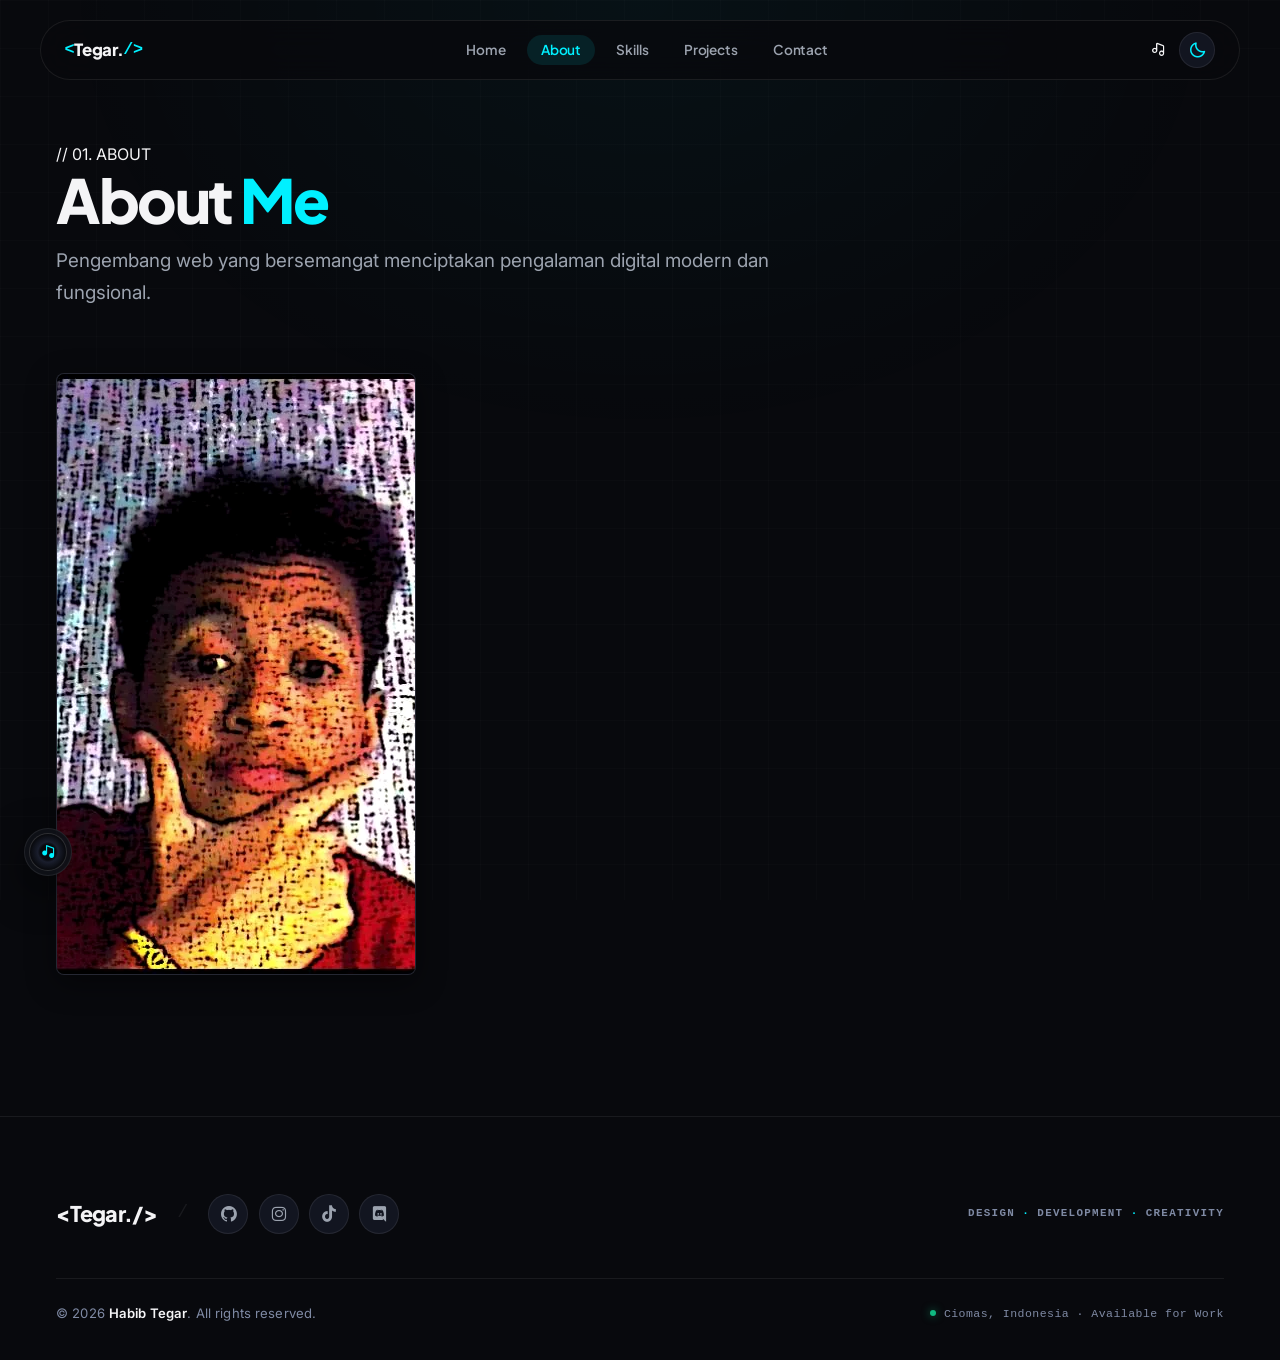
<file: about.html>
<!DOCTYPE html>
<html lang="id">
<head>
    <meta charset="UTF-8" />
    <meta name="viewport" content="width=device-width, initial-scale=1.0" />
    <meta name="description" content="Biography and profile of Habib Tegar Ramadhan, a Web Developer from Bogor, Indonesia, focused on modern frontend architecture and clean code." />
    <meta name="author" content="Habib Tegar Ramadhan" />
    <meta name="robots" content="index, follow" />
    <meta name="referrer" content="strict-origin-when-cross-origin" />
    <title>About | Habib Tegar — Web Developer</title>
    <link rel="canonical" href="https://habibtegar.github.io/profile-tegar/about.html" />
    <link rel="icon" type="image/png" sizes="32x32" href="img/icon-32.png" />
    <link rel="icon" type="image/png" sizes="192x192" href="img/icon-192.png" />
    <link rel="apple-touch-icon" href="img/icon-192.png" />
    <meta property="og:type" content="profile" />
    <meta property="og:url" content="https://habibtegar.github.io/profile-tegar/about.html" />
    <meta property="og:title" content="About | Habib Tegar — Web Developer" />
    <meta property="og:description" content="Biography and profile of Habib Tegar Ramadhan, a Web Developer from Bogor, Indonesia, focused on modern frontend architecture and clean code." />
    <meta property="og:image" content="https://habibtegar.github.io/profile-tegar/img/habib.jpeg" />
    <meta name="twitter:card" content="summary_large_image"
    <link rel="preconnect" href="https://fonts.googleapis.com" />
    <link rel="preconnect" href="https://fonts.gstatic.com" crossorigin />
    <link href="https://fonts.googleapis.com/css2?family=Inter:wght@300;400;500;600;700&family=Plus+Jakarta+Sans:wght@400;500;600;700;800&display=swap" rel="stylesheet" />
    <link href="https://unpkg.com/boxicons@2.1.4/css/boxicons.min.css" rel="stylesheet" integrity="sha384-42kyIPf7HDYLkGffmxDhSx/3Z/53wGBs3nD6wEFxsbeDc7rMO6mkYbkAcpRsnMU2" crossorigin="anonymous" />
    <link rel="stylesheet" href="css/global.css" />
    <link rel="stylesheet" href="css/about.css" />
    <link rel="stylesheet" href="css/music-player.css" />

    <!-- Prevent Theme FOUC -->
    <script>
        (function() {
            try {
                var theme = localStorage.getItem('portfolio-theme') || 'dark';
                document.documentElement.setAttribute('data-theme', theme);
            } catch (e) {}
        })();
    </script>
</head>
<body>
    <!-- ===== PRELOADER / CYBERNETIC INITIALIZATION ===== -->
    <div id="preloader" class="preloader">
        <!-- 1. Background Digital Grid & Ambient Radial Glow -->
        <div class="preloader-bg-grid"></div>
        <div class="preloader-ambient-glow"></div>

        <!-- 2. Center Cyber-Reticle / Radar Rings -->
        <div class="preloader-reticle" aria-hidden="true">
            <div class="reticle-ring outer-ring"></div>
            <div class="reticle-ring inner-ring"></div>
            <div class="reticle-cross-h"></div>
            <div class="reticle-cross-v"></div>
        </div>

        <!-- 3. Left & Right Flank Data Streams -->
        <div class="preloader-flank flank-left" aria-hidden="true">
            <div class="flank-line"></div>
            <div class="flank-dot"></div>
            <div class="flank-meta">
                <span>SYS_BOOT // v2.6</span>
                <span>NODE_01: ONLINE</span>
                <span>DATA_SYNC: ACTIVE</span>
            </div>
        </div>

        <div class="preloader-flank flank-right" aria-hidden="true">
            <div class="flank-line"></div>
            <div class="flank-dot"></div>
            <div class="flank-meta">
                <span>LAT: 12ms // ENC</span>
                <span>0x7FA9 [SECURE]</span>
                <span>SYS_CORE: OPTIMAL</span>
            </div>
        </div>

        <!-- 4. Floating Ambient Particles in Center -->
        <div class="preloader-particles" aria-hidden="true">
            <span class="particle p1"></span>
            <span class="particle p2"></span>
            <span class="particle p3"></span>
            <span class="particle p4"></span>
            <span class="particle p5"></span>
            <span class="particle p6"></span>
        </div>

        <!-- 5. Center Interactive Console Card (Perfect Center) -->
        <div class="preloader-card">
            <!-- Jajargenjang Terminal Icon Badge (>_) -->
            <div class="preloader-skew-box">
                <div class="skew-box-inner">
                    <span class="terminal-prompt">&gt;</span><span class="terminal-cursor">_</span>
                </div>
            </div>

            <!-- Cyber-Tech Monospace Bold Glowing Title -->
            <h2 class="preloader-title">INITIALIZING SYSTEM<span class="title-dots">...</span></h2>

            <!-- Futuristic Capsule Progress Bar with Spark -->
            <div class="preloader-bar-wrap">
                <div class="preloader-bar" id="preloaderBar">
                    <div class="bar-streak"></div>
                    <div class="bar-spark"></div>
                </div>
            </div>

            <!-- Meta: Status & Cyber Percentage -->
            <div class="preloader-meta">
                <span class="preloader-status" id="preloaderStatus">Configuring tech stack &amp; projects...</span>
                <span class="preloader-percent" id="preloaderPercent">0%</span>
            </div>
        </div>
    </div>

    <nav class="navbar" id="navbar">
        <a href="index.html" class="logo">
            <span class="logo-bracket">&lt; </span>Tegar.<span class="logo-bracket"> /&gt;</span>
        </a>
        <ul class="nav-links" id="navLinks">
            <li><a href="index.html" class="nav-link">Home</a></li>
            <li><a href="about.html" class="nav-link active">About</a></li>
            <li><a href="skill.html" class="nav-link">Skills</a></li>
            <li><a href="projek.html" class="nav-link">Projects</a></li>
            <li><a href="contact.html" class="nav-link">Contact</a></li>
        </ul>
        <div class="nav-actions">
            <button class="nav-music-btn" id="navMusicBtn" type="button" aria-label="Putar Musik" title="Putar Musik">
                <i class='bx bx-music' id="navMusicIcon"></i>
            </button>
            <button class="theme-toggle" id="themeToggle" type="button" aria-label="Ganti ke Light Mode" title="Ganti Mode Tema">
                <span class="theme-toggle-track">
                    <span class="theme-toggle-icon-sun" aria-hidden="true"><i class='bx bx-sun'></i></span>
                    <span class="theme-toggle-icon-moon" aria-hidden="true"><i class='bx bx-moon'></i></span>
                    <span class="theme-toggle-thumb">
                        <i class='bx bx-moon thumb-icon-moon' aria-hidden="true"></i>
                        <i class='bx bx-sun thumb-icon-sun' aria-hidden="true"></i>
                    </span>
                </span>
            </button>
            <button class="hamburger" id="hamburger" aria-label="Toggle menu" aria-expanded="false">
                <span></span><span></span><span></span>
            </button>
        </div>
        <div class="nav-overlay" id="navOverlay"></div>
    </nav>

    <section class="about-section" id="about">
        <div class="about-container">
            <div class="section-header" data-aos="fade-up">
                <span class="section-tag">// 01. ABOUT</span>
                <h1 class="section-title">About <span class="accent-text">Me</span></h1>
                <p class="section-subtitle">Pengembang web yang bersemangat menciptakan pengalaman digital modern dan fungsional.</p>
            </div>

            <div class="about-grid">
                <!-- Left Column: Photo & Stats -->
                <div class="about-left-col" data-aos="fade-up">
                    <div class="about-photo-wrapper">
                        <picture>
                            <source srcset="img/webcam-toy-photo2.webp" type="image/webp" />
                            <img src="img/webcam-toy-photo2.jpg" alt="Habib Tegar Ramadhan - Web Developer portrait" class="about-photo" width="480" height="600" loading="lazy" decoding="async" />
                        </picture>
                    </div>
                    <div class="stats-row">
                        <div class="stat-card">
                            <span class="stat-number" id="projects-done-count" data-count="3">0</span>
                            <span class="stat-label">Projects</span>
                        </div>
                        <div class="stat-card">
                            <span class="stat-number" data-count="12">0</span>
                            <span class="stat-label">Tech Stack</span>
                        </div>
                        <div class="stat-card">
                            <span class="stat-number" data-count="1">0</span>
                            <span class="stat-label">Tahun</span>
                        </div>
                    </div>
                </div>

                <!-- Right Column: Bio & Info Details -->
                <div class="about-right-col" data-aos="fade-up" data-aos-delay="100">
                    <div class="about-bio-card">
                        <div class="about-role-tag">
                            <i class='bx bx-code-alt'></i>
                            <span>Web Developer &amp; PPLG Student</span>
                        </div>
                        <h2 class="about-heading">Habib Tegar <span class="accent-text">Ramadhan</span></h2>
                        
                        <p class="about-text">
                            Saya adalah siswa jurusan Pengembangan Perangkat Lunak dan GIM (PPLG) di SMKN 1 CIOMAS yang memiliki minat mendalam di bidang web development. Saya berfokus pada perancangan antarmuka pengguna yang terstruktur rapi, responsif di semua perangkat, serta mudah digunakan.
                        </p>
                        <p class="about-text">
                            Saya terus mengasah kemampuan teknis mulai dari fundamental web (HTML, CSS, JavaScript) hingga framework modern seperti React dan backend PHP/Laravel.
                        </p>

                        <!-- Details Grid -->
                        <div class="about-details-grid">
                            <div class="detail-item">
                                <div class="detail-icon"><i class='bx bxs-user'></i></div>
                                <div class="detail-meta">
                                    <span class="detail-label">Nama Lengkap</span>
                                    <span class="detail-value">Habib Tegar Ramadhan</span>
                                </div>
                            </div>
                            <div class="detail-item">
                                <div class="detail-icon"><i class='bx bxs-school'></i></div>
                                <div class="detail-meta">
                                    <span class="detail-label">Sekolah</span>
                                    <span class="detail-value">SMKN 1 CIOMAS</span>
                                </div>
                            </div>
                            <div class="detail-item">
                                <div class="detail-icon"><i class='bx bxs-map'></i></div>
                                <div class="detail-meta">
                                    <span class="detail-label">Lokasi</span>
                                    <span class="detail-value">Ciomas, Bogor, Indonesia</span>
                                </div>
                            </div>
                            <div class="detail-item">
                                <div class="detail-icon"><i class='bx bxs-envelope'></i></div>
                                <div class="detail-meta">
                                    <span class="detail-label">Email</span>
                                    <a href="mailto:habibtegarramadhan@gmail.com" class="detail-value">habibtegarramadhan@gmail.com</a>
                                </div>
                            </div>
                        </div>

                        <!-- Skill Pills (Tech Stack Badges) -->
                        <div class="skills-pills">
                            <span class="skill-pill skill-pill-html"><i class='bx bxl-html5'></i> HTML5</span>
                            <span class="skill-pill skill-pill-css"><i class='bx bxl-css3'></i> CSS3</span>
                            <span class="skill-pill skill-pill-js"><i class='bx bxl-javascript'></i> JavaScript</span>
                            <span class="skill-pill skill-pill-react"><i class='bx bxl-react'></i> React</span>
                            <span class="skill-pill skill-pill-vite"><svg viewBox="0 0 24 24" fill="currentColor"><path d="M21.578 3.036L12.784 18.57a.9.9 0 0 1-1.568 0L2.422 3.036a.9.9 0 0 1 .784-1.343h4.632c.338 0 .647.19.799.493L12 8.79l3.363-6.604a.9.9 0 0 1 .8-.493h4.631a.9.9 0 0 1 .784 1.343z"/></svg> Vite</span>
                            <span class="skill-pill skill-pill-bootstrap"><i class='bx bxl-bootstrap'></i> Bootstrap</span>
                            <span class="skill-pill skill-pill-tailwind"><i class='bx bxl-tailwind-css'></i> Tailwind CSS</span>
                            <span class="skill-pill skill-pill-php"><i class='bx bxl-php'></i> PHP</span>
                            <span class="skill-pill skill-pill-laravel"><svg viewBox="0 0 24 24" fill="currentColor" xmlns="http://www.w3.org/2000/svg"><path d="m20.942 5.093-6.974-4.026a1.94 1.94 0 0 0-1.936 0L5.058 5.093A1.936 1.936 0 0 0 4.09 6.77v8.052c0 .694.37 1.334.968 1.677l6.974 4.026c.6.346 1.336.346 1.936 0l6.974-4.026a1.937 1.937 0 0 0 .968-1.677V6.77c0-.694-.37-1.334-.968-1.677ZM12 2.766l6.006 3.468-2.616 1.51L9.384 4.276 12 2.766Zm-1 16.968-6.006-3.468V9.702l6.006 3.468v6.564Zm1-7.72L5.994 8.546l2.616-1.51 6.006 3.468-2.616 1.51Zm7 4.252-6.006 3.468v-6.564l2.616-1.51V13.2l3.39-1.956v3.022Z"/></svg> Laravel</span>
                            <span class="skill-pill skill-pill-mysql"><i class='bx bx-data'></i> MySQL</span>
                            <span class="skill-pill skill-pill-git"><i class='bx bxl-git'></i> Git &amp; GitHub</span>
                            <span class="skill-pill skill-pill-figma"><i class='bx bxl-figma'></i> Figma</span>
                        </div>

                        <div class="about-actions">
                            <a href="projek.html" class="btn btn-primary">
                                <span>Lihat Proyek</span>
                                <i class='bx bx-right-arrow-alt'></i>
                            </a>
                            <a href="contact.html" class="btn btn-outline">
                                <span>Hubungi Saya</span>
                            </a>
                        </div>
                    </div>
                </div>
            </div>
        </div>
    </section>

    <!-- ===== FOOTER ===== -->
        <!-- ===== EDITORIAL FOOTER ===== -->
            <footer class="site-footer">
        <div class="footer-container">
            <!-- Top Editorial Row -->
            <div class="footer-top-row">
                <div class="footer-brand-wrap">
                    <a href="index.html" class="footer-brand-logo" aria-label="Habib Tegar Home">&lt;Tegar./&gt;</a>
                    <span class="footer-brand-divider" aria-hidden="true">/</span>
                    <div class="footer-social" aria-label="Social media links">
                        <a href="https://github.com/habibtegar" target="_blank" rel="noopener noreferrer" class="social-link" aria-label="GitHub" title="GitHub">
                            <i class='bx bxl-github'></i>
                        </a>
                        <a href="https://www.instagram.com/hbibtegar_" target="_blank" rel="noopener noreferrer" class="social-link" aria-label="Instagram" title="Instagram">
                            <i class='bx bxl-instagram'></i>
                        </a>
                        <a href="https://www.tiktok.com/@garrzyy_" target="_blank" rel="noopener noreferrer" class="social-link" aria-label="TikTok" title="TikTok">
                            <i class='bx bxl-tiktok'></i>
                        </a>
                        <a href="https://discord.com/users/1358819591249203414" target="_blank" rel="noopener noreferrer" class="social-link" aria-label="Discord" title="Discord">
                            <i class='bx bxl-discord'></i>
                        </a>
                    </div>
                </div>

                <span class="footer-editorial-tag">DESIGN <span class="tag-sep">·</span> DEVELOPMENT <span class="tag-sep">·</span> CREATIVITY</span>
            </div>

            <!-- Bottom Hairline Meta Row -->
            <div class="footer-bottom-row">
                <p class="footer-copyright">
                    &copy; 2026 <span class="accent-author">Habib Tegar</span>. All rights reserved.
                </p>
                <div class="footer-status-pill">
                    <span class="status-indicator"></span>
                    <span class="status-text">Ciomas, Indonesia &middot; Available for Work</span>
                </div>
            </div>
        </div>
    </footer>

    <!-- Floating Back to Top Button -->
    <button type="button" class="floating-btt" id="floatingBackToTop" aria-label="Back to top" title="Back to top">
        <i class='bx bx-up-arrow-alt'></i>
    </button>

    <script src="js/projects-data.js"></script>
    <script src="js/main.js"></script>
    <script src="js/music-player.js"></script>
</body>
</html>
</file>
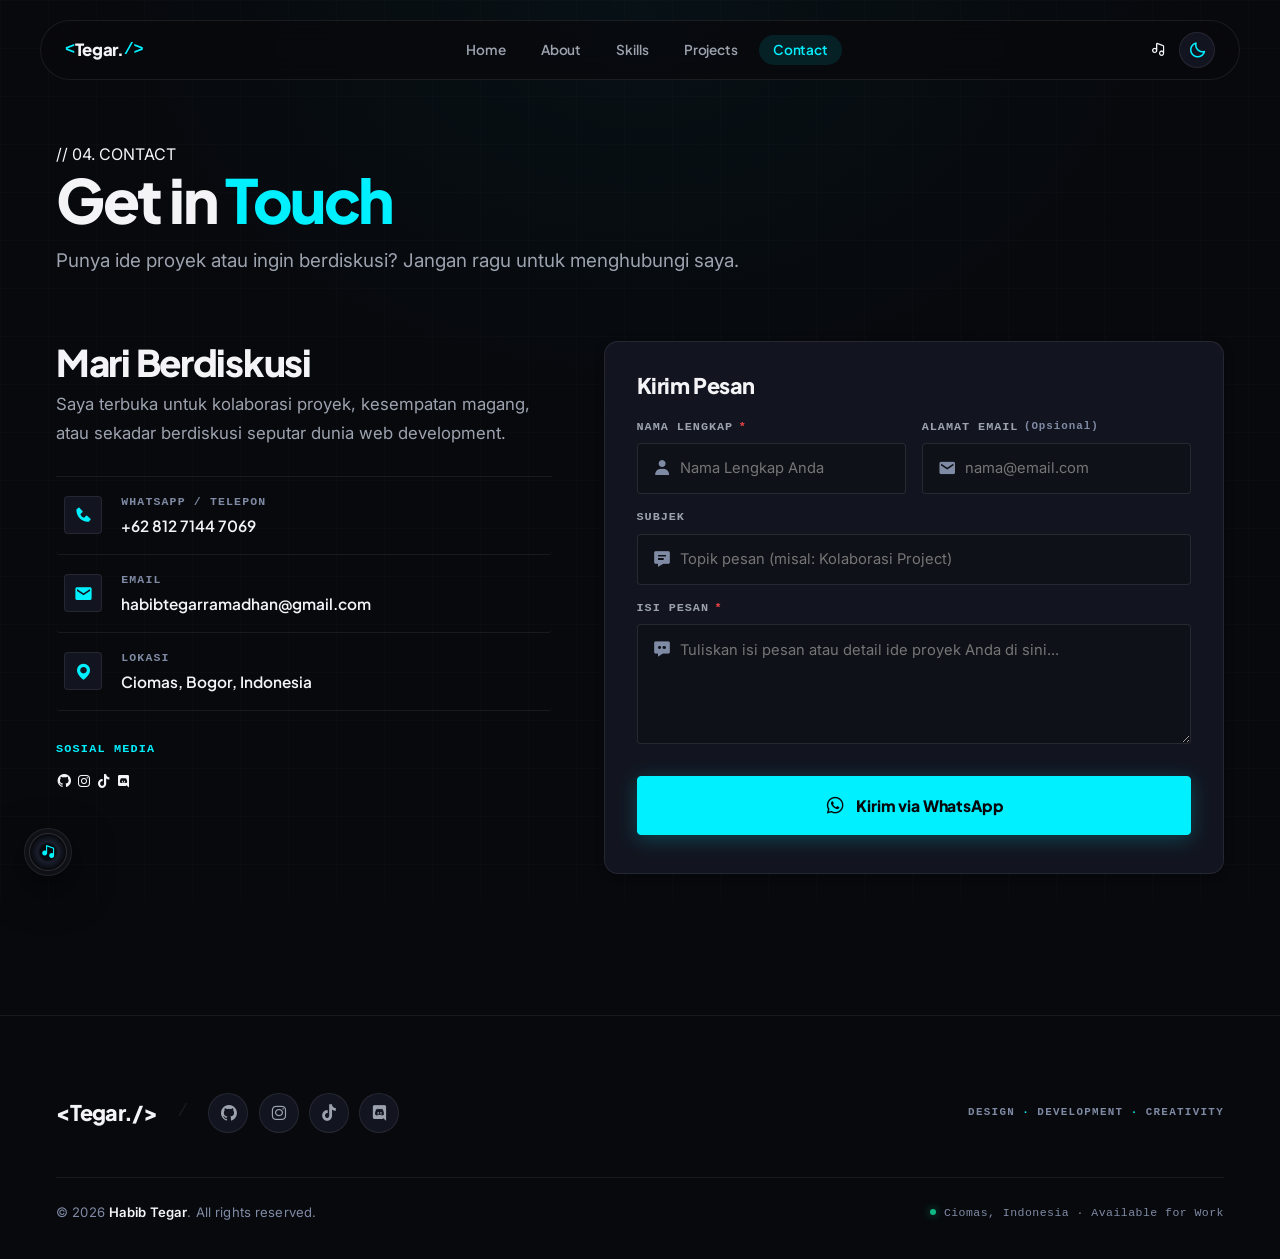
<file: contact.html>
<!DOCTYPE html>
<html lang="id">
<head>
    <meta charset="UTF-8" />
    <meta name="viewport" content="width=device-width, initial-scale=1.0" />
    <meta name="description" content="Get in touch with Habib Tegar Ramadhan for web development collaborations, inquiries, or project discussions." />
    <meta name="author" content="Habib Tegar Ramadhan" />
    <meta name="robots" content="index, follow" />
    <meta name="referrer" content="strict-origin-when-cross-origin" />
    <title>Contact | Habib Tegar — Web Developer</title>
    <link rel="canonical" href="https://habibtegar.github.io/profile-tegar/contact.html" />
    <link rel="icon" type="image/png" sizes="32x32" href="img/icon-32.png" />
    <link rel="icon" type="image/png" sizes="192x192" href="img/icon-192.png" />
    <link rel="apple-touch-icon" href="img/icon-192.png" />
    <meta property="og:type" content="website" />
    <meta property="og:url" content="https://habibtegar.github.io/profile-tegar/contact.html" />
    <meta property="og:title" content="Contact | Habib Tegar — Web Developer" />
    <meta property="og:description" content="Get in touch with Habib Tegar Ramadhan for web development collaborations, inquiries, or project discussions." />
    <meta property="og:image" content="https://habibtegar.github.io/profile-tegar/img/habib.jpeg" />
    <meta name="twitter:card" content="summary_large_image"
    <link rel="preconnect" href="https://fonts.googleapis.com" />
    <link rel="preconnect" href="https://fonts.gstatic.com" crossorigin />
    <link href="https://fonts.googleapis.com/css2?family=Inter:wght@300;400;500;600;700&family=Plus+Jakarta+Sans:wght@400;500;600;700;800&display=swap" rel="stylesheet" />
    <link href="https://unpkg.com/boxicons@2.1.4/css/boxicons.min.css" rel="stylesheet" integrity="sha384-42kyIPf7HDYLkGffmxDhSx/3Z/53wGBs3nD6wEFxsbeDc7rMO6mkYbkAcpRsnMU2" crossorigin="anonymous" />
    <link rel="stylesheet" href="css/global.css" />
    <link rel="stylesheet" href="css/contact.css" />
    <link rel="stylesheet" href="css/music-player.css" />

    <!-- Prevent Theme FOUC -->
    <script>
        (function() {
            try {
                var theme = localStorage.getItem('portfolio-theme') || 'dark';
                document.documentElement.setAttribute('data-theme', theme);
            } catch (e) {}
        })();
    </script>
</head>
<body>
    <!-- ===== PRELOADER / CYBERNETIC INITIALIZATION ===== -->
    <div id="preloader" class="preloader">
        <!-- 1. Background Digital Grid & Ambient Radial Glow -->
        <div class="preloader-bg-grid"></div>
        <div class="preloader-ambient-glow"></div>

        <!-- 2. Center Cyber-Reticle / Radar Rings -->
        <div class="preloader-reticle" aria-hidden="true">
            <div class="reticle-ring outer-ring"></div>
            <div class="reticle-ring inner-ring"></div>
            <div class="reticle-cross-h"></div>
            <div class="reticle-cross-v"></div>
        </div>

        <!-- 3. Left & Right Flank Data Streams -->
        <div class="preloader-flank flank-left" aria-hidden="true">
            <div class="flank-line"></div>
            <div class="flank-dot"></div>
            <div class="flank-meta">
                <span>SYS_BOOT // v2.6</span>
                <span>NODE_01: ONLINE</span>
                <span>DATA_SYNC: ACTIVE</span>
            </div>
        </div>

        <div class="preloader-flank flank-right" aria-hidden="true">
            <div class="flank-line"></div>
            <div class="flank-dot"></div>
            <div class="flank-meta">
                <span>LAT: 12ms // ENC</span>
                <span>0x7FA9 [SECURE]</span>
                <span>SYS_CORE: OPTIMAL</span>
            </div>
        </div>

        <!-- 4. Floating Ambient Particles in Center -->
        <div class="preloader-particles" aria-hidden="true">
            <span class="particle p1"></span>
            <span class="particle p2"></span>
            <span class="particle p3"></span>
            <span class="particle p4"></span>
            <span class="particle p5"></span>
            <span class="particle p6"></span>
        </div>

        <!-- 5. Center Interactive Console Card (Perfect Center) -->
        <div class="preloader-card">
            <!-- Jajargenjang Terminal Icon Badge (>_) -->
            <div class="preloader-skew-box">
                <div class="skew-box-inner">
                    <span class="terminal-prompt">&gt;</span><span class="terminal-cursor">_</span>
                </div>
            </div>

            <!-- Cyber-Tech Monospace Bold Glowing Title -->
            <h2 class="preloader-title">INITIALIZING SYSTEM<span class="title-dots">...</span></h2>

            <!-- Futuristic Capsule Progress Bar with Spark -->
            <div class="preloader-bar-wrap">
                <div class="preloader-bar" id="preloaderBar">
                    <div class="bar-streak"></div>
                    <div class="bar-spark"></div>
                </div>
            </div>

            <!-- Meta: Status & Cyber Percentage -->
            <div class="preloader-meta">
                <span class="preloader-status" id="preloaderStatus">Configuring tech stack &amp; projects...</span>
                <span class="preloader-percent" id="preloaderPercent">0%</span>
            </div>
        </div>
    </div>

    <nav class="navbar" id="navbar">
        <a href="index.html" class="logo">
            <span class="logo-bracket">&lt; </span>Tegar.<span class="logo-bracket"> /&gt;</span>
        </a>
        <ul class="nav-links" id="navLinks">
            <li><a href="index.html" class="nav-link">Home</a></li>
            <li><a href="about.html" class="nav-link">About</a></li>
            <li><a href="skill.html" class="nav-link">Skills</a></li>
            <li><a href="projek.html" class="nav-link">Projects</a></li>
            <li><a href="contact.html" class="nav-link active">Contact</a></li>
        </ul>
        <div class="nav-actions">
            <button class="nav-music-btn" id="navMusicBtn" type="button" aria-label="Putar Musik" title="Putar Musik">
                <i class='bx bx-music' id="navMusicIcon"></i>
            </button>
            <button class="theme-toggle" id="themeToggle" type="button" aria-label="Ganti ke Light Mode" title="Ganti Mode Tema">
                <span class="theme-toggle-track">
                    <span class="theme-toggle-icon-sun" aria-hidden="true"><i class='bx bx-sun'></i></span>
                    <span class="theme-toggle-icon-moon" aria-hidden="true"><i class='bx bx-moon'></i></span>
                    <span class="theme-toggle-thumb">
                        <i class='bx bx-moon thumb-icon-moon' aria-hidden="true"></i>
                        <i class='bx bx-sun thumb-icon-sun' aria-hidden="true"></i>
                    </span>
                </span>
            </button>
            <button class="hamburger" id="hamburger" aria-label="Toggle menu" aria-expanded="false">
                <span></span><span></span><span></span>
            </button>
        </div>
        <div class="nav-overlay" id="navOverlay"></div>
    </nav>

    <section class="contact-section" id="contact">
        <div class="contact-container">
            <div class="section-header" data-aos="fade-up">
                <span class="section-tag">// 04. CONTACT</span>
                <h1 class="section-title">Get in <span class="accent-text">Touch</span></h1>
                <p class="section-subtitle">Punya ide proyek atau ingin berdiskusi? Jangan ragu untuk menghubungi saya.</p>
            </div>

            <div class="contact-grid">
                <!-- Left Column: Contact Info -->
                <div class="contact-info-col" data-aos="fade-up">
                    <div class="contact-info-card">
                        <div>
                            <h3 class="contact-card-title">Mari Berdiskusi</h3>
                            <p class="contact-card-desc">Saya terbuka untuk kolaborasi proyek, kesempatan magang, atau sekadar berdiskusi seputar dunia web development.</p>
                        </div>

                        <div class="info-items">
                            <div class="info-item">
                                <div class="info-icon"><i class='bx bxs-phone'></i></div>
                                <div class="info-text">
                                    <span class="info-label">WhatsApp / Telepon</span>
                                    <a href="https://wa.me/6281271447069" target="_blank" rel="noopener noreferrer" class="info-value">+62 812 7144 7069</a>
                                </div>
                            </div>
                            <div class="info-item">
                                <div class="info-icon"><i class='bx bxs-envelope'></i></div>
                                <div class="info-text">
                                    <span class="info-label">Email</span>
                                    <a href="mailto:habibtegarramadhan@gmail.com" class="info-value">habibtegarramadhan@gmail.com</a>
                                </div>
                            </div>
                            <div class="info-item">
                                <div class="info-icon"><i class='bx bxs-map'></i></div>
                                <div class="info-text">
                                    <span class="info-label">Lokasi</span>
                                    <span class="info-value">Ciomas, Bogor, Indonesia</span>
                                </div>
                            </div>
                        </div>

                        <div class="contact-social-box">
                            <h4 class="social-heading">Sosial Media</h4>
                            <div class="social-row">
                                <a href="https://github.com/habibtegar" target="_blank" rel="noopener noreferrer" class="social-link" aria-label="GitHub">
                                    <i class='bx bxl-github'></i>
                                </a>
                                <a href="https://www.instagram.com/hbibtegar_" target="_blank" rel="noopener noreferrer" class="social-link" aria-label="Instagram">
                                    <i class='bx bxl-instagram'></i>
                                </a>
                                <a href="https://www.tiktok.com/@garrzyy_" target="_blank" rel="noopener noreferrer" class="social-link" aria-label="TikTok">
                                    <i class='bx bxl-tiktok'></i>
                                </a>
                                <a href="https://discord.com/users/1358819591249203414" target="_blank" rel="noopener noreferrer" class="social-link" aria-label="Discord">
                                    <i class='bx bxl-discord'></i>
                                </a>
                            </div>
                        </div>
                    </div>
                </div>

                <!-- Right Column: Contact Form (Direct to WhatsApp) -->
                <div class="contact-form-col" data-aos="fade-up" data-aos-delay="100">
                    <div class="contact-form-card">
                        <h3 class="form-title">Kirim Pesan</h3>
                        <form id="contactForm" novalidate>
                            <div class="form-row">
                                <div class="form-group">
                                    <label for="fullName">Nama Lengkap <span class="required-star">*</span></label>
                                    <div class="input-wrap">
                                        <i class='bx bxs-user'></i>
                                        <input type="text" id="fullName" name="fullName" placeholder="Nama Lengkap Anda" required autocomplete="name" />
                                    </div>
                                    <div class="field-error" id="fullNameError" aria-live="polite"></div>
                                </div>
                                <div class="form-group">
                                    <label for="email">Alamat Email <span class="optional-label">(Opsional)</span></label>
                                    <div class="input-wrap">
                                        <i class='bx bxs-envelope'></i>
                                        <input type="email" id="email" name="email" placeholder="nama@email.com" autocomplete="email" />
                                    </div>
                                    <div class="field-error" id="emailError" aria-live="polite"></div>
                                </div>
                            </div>
                            <div class="form-group full-width">
                                <label for="subject">Subjek</label>
                                <div class="input-wrap">
                                    <i class='bx bxs-message-detail'></i>
                                    <input type="text" id="subject" name="subject" placeholder="Topik pesan (misal: Kolaborasi Project)" />
                                </div>
                            </div>
                            <div class="form-group full-width message-group">
                                <label for="message">Isi Pesan <span class="required-star">*</span></label>
                                <div class="input-wrap textarea-wrap">
                                    <i class='bx bxs-message-dots'></i>
                                    <textarea id="message" name="message" placeholder="Tuliskan isi pesan atau detail ide proyek Anda di sini..." rows="4" required></textarea>
                                </div>
                                <div class="field-error" id="messageError" aria-live="polite"></div>
                            </div>
                            <button type="submit" class="btn btn-primary btn-submit" id="submitBtn">
                                <i class='bx bxl-whatsapp'></i>
                                <span>Kirim via WhatsApp</span>
                            </button>
                        </form>
                    </div>
                </div>
            </div>
        </div>
    </section>

    <!-- ===== FOOTER ===== -->
        <!-- ===== EDITORIAL FOOTER ===== -->
            <footer class="site-footer">
        <div class="footer-container">
            <!-- Top Editorial Row -->
            <div class="footer-top-row">
                <div class="footer-brand-wrap">
                    <a href="index.html" class="footer-brand-logo" aria-label="Habib Tegar Home">&lt;Tegar./&gt;</a>
                    <span class="footer-brand-divider" aria-hidden="true">/</span>
                    <div class="footer-social" aria-label="Social media links">
                        <a href="https://github.com/habibtegar" target="_blank" rel="noopener noreferrer" class="social-link" aria-label="GitHub" title="GitHub">
                            <i class='bx bxl-github'></i>
                        </a>
                        <a href="https://www.instagram.com/hbibtegar_" target="_blank" rel="noopener noreferrer" class="social-link" aria-label="Instagram" title="Instagram">
                            <i class='bx bxl-instagram'></i>
                        </a>
                        <a href="https://www.tiktok.com/@garrzyy_" target="_blank" rel="noopener noreferrer" class="social-link" aria-label="TikTok" title="TikTok">
                            <i class='bx bxl-tiktok'></i>
                        </a>
                        <a href="https://discord.com/users/1358819591249203414" target="_blank" rel="noopener noreferrer" class="social-link" aria-label="Discord" title="Discord">
                            <i class='bx bxl-discord'></i>
                        </a>
                    </div>
                </div>

                <span class="footer-editorial-tag">DESIGN <span class="tag-sep">·</span> DEVELOPMENT <span class="tag-sep">·</span> CREATIVITY</span>
            </div>

            <!-- Bottom Hairline Meta Row -->
            <div class="footer-bottom-row">
                <p class="footer-copyright">
                    &copy; 2026 <span class="accent-author">Habib Tegar</span>. All rights reserved.
                </p>
                <div class="footer-status-pill">
                    <span class="status-indicator"></span>
                    <span class="status-text">Ciomas, Indonesia &middot; Available for Work</span>
                </div>
            </div>
        </div>
    </footer>

    <!-- Floating Back to Top Button -->
    <button type="button" class="floating-btt" id="floatingBackToTop" aria-label="Back to top" title="Back to top">
        <i class='bx bx-up-arrow-alt'></i>
    </button>

    <!-- Notification Toast Container -->
    <div id="toastContainer" class="toast-container" aria-live="polite"></div>

    <script src="js/main.js"></script>
    <script src="js/music-player.js"></script>
    <script>
        /* ===== CONTACT FORM HANDLER (WhatsApp Direct Link) ===== */
        const WA_NUMBER = "6281271447069";
        const contactForm = document.getElementById("contactForm");

        if (contactForm) {
            function clearErrors() {
                document.querySelectorAll('.field-error').forEach(el => el.textContent = '');
                document.querySelectorAll('.input-wrap').forEach(w => w.classList.remove('has-error'));
            }

            function showError(fieldId, msg) {
                const err = document.getElementById(fieldId + 'Error');
                if (err) err.textContent = msg;
                const input = document.getElementById(fieldId);
                if (input) {
                    const wrap = input.closest('.input-wrap');
                    if (wrap) wrap.classList.add('has-error');
                }
            }

            // Real-time error clearance when user interacts with inputs
            contactForm.querySelectorAll('input, textarea').forEach(field => {
                field.addEventListener('input', function() {
                    const err = document.getElementById(this.id + 'Error');
                    if (err) err.textContent = '';
                    const wrap = this.closest('.input-wrap');
                    if (wrap) wrap.classList.remove('has-error');
                });
            });

            contactForm.addEventListener("submit", function(e) {
                e.preventDefault();
                clearErrors();

                const name    = document.getElementById("fullName").value.trim();
                const email   = document.getElementById("email").value.trim();
                const subject = document.getElementById("subject").value.trim();
                const message = document.getElementById("message").value.trim();

                let isValid = true;

                // Validasi Nama Lengkap (Wajib)
                if (!name) {
                    showError('fullName', 'Silakan masukkan nama lengkap Anda.');
                    isValid = false;
                }

                // Validasi Email (Opsional, namun dicek format jika diisi)
                if (email && !/^\S+@\S+\.\S+$/.test(email)) {
                    showError('email', 'Format alamat email tidak valid.');
                    isValid = false;
                }

                // Validasi Pesan (Wajib)
                if (!message) {
                    showError('message', 'Silakan tuliskan isi pesan Anda.');
                    isValid = false;
                }

                // Jika validasi gagal, fokuskan ke input pertama yang bermasalah dan batalkan kirim
                if (!isValid) {
                    const firstError = document.querySelector('.input-wrap.has-error input, .input-wrap.has-error textarea');
                    if (firstError) firstError.focus();
                    return;
                }

                // Format pesan WhatsApp yang rapi dan elegan:
                // Halo Tegar, saya [Nama] ([Email]).
                // Subjek: [Subjek]
                // Pesan: [Isi Pesan]
                let intro = `Halo Tegar, saya ${name}`;
                if (email) {
                    intro += ` (${email})`;
                }
                intro += `.`;

                const subjectText = subject ? `Subjek: ${subject}` : `Subjek: -`;
                const waMessage = `${intro}\n${subjectText}\nPesan: ${message}`;

                // Target URL WhatsApp
                const waUrl = `https://wa.me/${WA_NUMBER}?text=${encodeURIComponent(waMessage)}`;

                const btn = document.getElementById("submitBtn");
                btn.classList.add("loading");

                // Buka otomatis tab baru ke WhatsApp
                window.open(waUrl, "_blank");

                setTimeout(() => {
                    btn.classList.remove("loading");
                    showToast('Membuka WhatsApp...', 'success');
                }, 400);
            });
        }

        function showToast(message, type = 'success', timeout = 4000) {
            const container = document.getElementById('toastContainer');
            if (!container) return;
            const toast = document.createElement('div');
            toast.className = 'toast' + (type === 'success' ? ' toast-success' : '');
            toast.innerHTML = `<span class="icon">${type === 'success' ? '✓' : '!'}</span><span class="msg">${message}</span>`;
            container.appendChild(toast);
            setTimeout(() => {
                toast.style.transition = 'opacity 250ms, transform 250ms';
                toast.style.opacity = '0';
                toast.style.transform = 'translateY(12px)';
                setTimeout(() => {
                    if (toast.parentNode) container.removeChild(toast);
                }, 260);
            }, timeout);
        }
    </script>
</body>
</html>
</file>
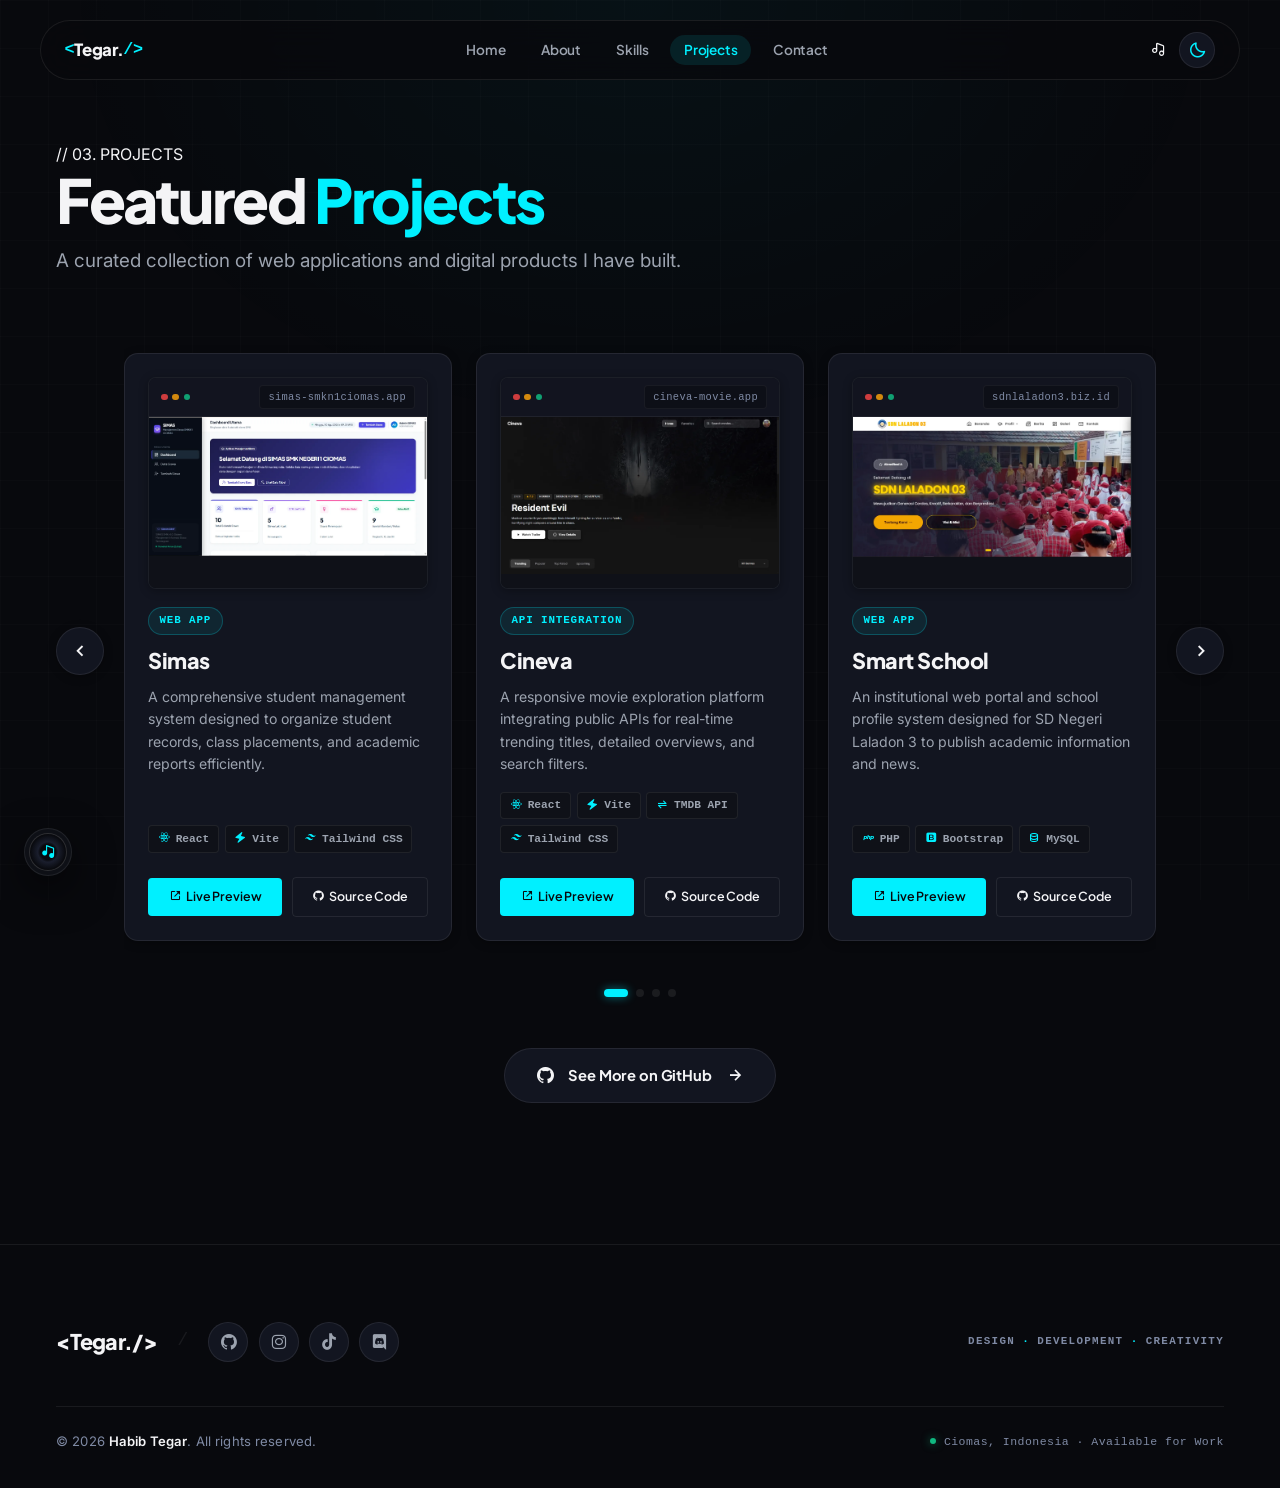
<file: projek.html>
<!DOCTYPE html>
<html lang="id">
<head>
    <meta charset="UTF-8" />
    <meta name="viewport" content="width=device-width, initial-scale=1.0" />
    <meta name="description" content="Curated web development portfolio projects by Habib Tegar Ramadhan including Simas, Cineva, and Smart School." />
    <meta name="author" content="Habib Tegar Ramadhan" />
    <meta name="robots" content="index, follow" />
    <meta name="referrer" content="strict-origin-when-cross-origin" />
    <title>Projects | Habib Tegar — Featured Works</title>
    <link rel="canonical" href="https://habibtegar.github.io/profile-tegar/projek.html" />
    <link rel="icon" type="image/png" sizes="32x32" href="img/icon-32.png" />
    <link rel="icon" type="image/png" sizes="192x192" href="img/icon-192.png" />
    <link rel="apple-touch-icon" href="img/icon-192.png" />
    <meta property="og:type" content="website" />
    <meta property="og:url" content="https://habibtegar.github.io/profile-tegar/projek.html" />
    <meta property="og:title" content="Projects | Habib Tegar — Featured Works" />
    <meta property="og:description" content="Curated web development portfolio projects by Habib Tegar Ramadhan including Simas, Cineva, and Smart School." />
    <meta property="og:image" content="https://habibtegar.github.io/profile-tegar/img/habib.jpeg" />
    <meta name="twitter:card" content="summary_large_image"
    <link rel="preconnect" href="https://fonts.googleapis.com" />
    <link rel="preconnect" href="https://fonts.gstatic.com" crossorigin />
    <link href="https://fonts.googleapis.com/css2?family=Inter:wght@300;400;500;600;700&family=Plus+Jakarta+Sans:wght@400;500;600;700;800&display=swap" rel="stylesheet" />
    <link href="https://unpkg.com/boxicons@2.1.4/css/boxicons.min.css" rel="stylesheet" integrity="sha384-42kyIPf7HDYLkGffmxDhSx/3Z/53wGBs3nD6wEFxsbeDc7rMO6mkYbkAcpRsnMU2" crossorigin="anonymous" />
    <link rel="stylesheet" href="css/global.css" />
    <link rel="stylesheet" href="css/projects.css" />
    <link rel="stylesheet" href="css/music-player.css" />

    <!-- Prevent Theme FOUC -->
    <script>
        (function() {
            try {
                var theme = localStorage.getItem('portfolio-theme') || 'dark';
                document.documentElement.setAttribute('data-theme', theme);
            } catch (e) {}
        })();
    </script>
</head>
<body>
    <!-- ===== PRELOADER / CYBERNETIC INITIALIZATION ===== -->
    <div id="preloader" class="preloader">
        <!-- 1. Background Digital Grid & Ambient Radial Glow -->
        <div class="preloader-bg-grid"></div>
        <div class="preloader-ambient-glow"></div>

        <!-- 2. Center Cyber-Reticle / Radar Rings -->
        <div class="preloader-reticle" aria-hidden="true">
            <div class="reticle-ring outer-ring"></div>
            <div class="reticle-ring inner-ring"></div>
            <div class="reticle-cross-h"></div>
            <div class="reticle-cross-v"></div>
        </div>

        <!-- 3. Left & Right Flank Data Streams -->
        <div class="preloader-flank flank-left" aria-hidden="true">
            <div class="flank-line"></div>
            <div class="flank-dot"></div>
            <div class="flank-meta">
                <span>SYS_BOOT // v2.6</span>
                <span>NODE_01: ONLINE</span>
                <span>DATA_SYNC: ACTIVE</span>
            </div>
        </div>

        <div class="preloader-flank flank-right" aria-hidden="true">
            <div class="flank-line"></div>
            <div class="flank-dot"></div>
            <div class="flank-meta">
                <span>LAT: 12ms // ENC</span>
                <span>0x7FA9 [SECURE]</span>
                <span>SYS_CORE: OPTIMAL</span>
            </div>
        </div>

        <!-- 4. Floating Ambient Particles in Center -->
        <div class="preloader-particles" aria-hidden="true">
            <span class="particle p1"></span>
            <span class="particle p2"></span>
            <span class="particle p3"></span>
            <span class="particle p4"></span>
            <span class="particle p5"></span>
            <span class="particle p6"></span>
        </div>

        <!-- 5. Center Interactive Console Card (Perfect Center) -->
        <div class="preloader-card">
            <!-- Jajargenjang Terminal Icon Badge (>_) -->
            <div class="preloader-skew-box">
                <div class="skew-box-inner">
                    <span class="terminal-prompt">&gt;</span><span class="terminal-cursor">_</span>
                </div>
            </div>

            <!-- Cyber-Tech Monospace Bold Glowing Title -->
            <h2 class="preloader-title">INITIALIZING SYSTEM<span class="title-dots">...</span></h2>

            <!-- Futuristic Capsule Progress Bar with Spark -->
            <div class="preloader-bar-wrap">
                <div class="preloader-bar" id="preloaderBar">
                    <div class="bar-streak"></div>
                    <div class="bar-spark"></div>
                </div>
            </div>

            <!-- Meta: Status & Cyber Percentage -->
            <div class="preloader-meta">
                <span class="preloader-status" id="preloaderStatus">Configuring tech stack &amp; projects...</span>
                <span class="preloader-percent" id="preloaderPercent">0%</span>
            </div>
        </div>
    </div>

    <nav class="navbar" id="navbar">
        <a href="index.html" class="logo">
            <span class="logo-bracket">&lt; </span>Tegar.<span class="logo-bracket"> /&gt;</span>
        </a>
        <ul class="nav-links" id="navLinks">
            <li><a href="index.html" class="nav-link">Home</a></li>
            <li><a href="about.html" class="nav-link">About</a></li>
            <li><a href="skill.html" class="nav-link">Skills</a></li>
            <li><a href="projek.html" class="nav-link active">Projects</a></li>
            <li><a href="contact.html" class="nav-link">Contact</a></li>
        </ul>
        <div class="nav-actions">
            <button class="nav-music-btn" id="navMusicBtn" type="button" aria-label="Putar Musik" title="Putar Musik">
                <i class='bx bx-music' id="navMusicIcon"></i>
            </button>
            <button class="theme-toggle" id="themeToggle" type="button" aria-label="Ganti ke Light Mode" title="Ganti Mode Tema">
                <span class="theme-toggle-track">
                    <span class="theme-toggle-icon-sun" aria-hidden="true"><i class='bx bx-sun'></i></span>
                    <span class="theme-toggle-icon-moon" aria-hidden="true"><i class='bx bx-moon'></i></span>
                    <span class="theme-toggle-thumb">
                        <i class='bx bx-moon thumb-icon-moon' aria-hidden="true"></i>
                        <i class='bx bx-sun thumb-icon-sun' aria-hidden="true"></i>
                    </span>
                </span>
            </button>
            <button class="hamburger" id="hamburger" aria-label="Toggle menu" aria-expanded="false">
                <span></span><span></span><span></span>
            </button>
        </div>
        <div class="nav-overlay" id="navOverlay"></div>
    </nav>

    <section class="projects-section" id="projects">
        <div class="projects-container">
            <div class="section-header" data-aos="fade-up">
                <span class="section-tag">// 03. PROJECTS</span>
                <h1 class="section-title">Featured <span class="accent-text">Projects</span></h1>
                <p class="section-subtitle">A curated collection of web applications and digital products I have built.</p>
            </div>

            <!-- 3 Symmetrical Featured Project Cards in 1 Row -->
            <!-- Horizontal Projects Slider Container (Hydrated by js/projects-local.js) -->
            <div class="projects-slider-container" data-aos="fade-up">
                <button type="button" class="slider-arrow slider-arrow-prev" id="projectsSliderPrev" aria-label="Previous Projects" title="Previous Projects">
                    <i class='bx bx-chevron-left'></i>
                </button>
                <div class="projects-slider-viewport" id="projectsSliderViewport" data-lenis-prevent tabindex="0" role="region" aria-label="Projects Showcase Carousel">
                    <div class="projects-grid projects-slider-track" id="firebase-projects-grid">
                        <!-- Project 1: Simas -->
                <div class="project-card" data-aos="fade-up" data-aos-delay="0">
                    <div class="project-browser-frame">
                        <div class="browser-header-bar">
                            <div class="browser-dots">
                                <span class="browser-dot dot-red"></span>
                                <span class="browser-dot dot-yellow"></span>
                                <span class="browser-dot dot-green"></span>
                            </div>
                            <span class="browser-address-bar">simas.app</span>
                        </div>
                        <div class="project-image-wrap">
                            <picture>
                                <source srcset="img/simas.app.webp" type="image/webp" />
                                <img src="img/simas.app.png" alt="Simas - School Asset and Student Management React web application preview" loading="lazy" decoding="async" width="600" height="380" />
                            </picture>
                        </div>
                    </div>
                    <div class="project-content">
                        <div class="project-header-meta">
                            <span class="project-category-badge">WEB APP</span>
                        </div>
                        <h3 class="project-title">Simas</h3>
                        <p class="project-desc">A comprehensive student management system designed to organize student records, class placements, and academic reports efficiently.</p>
                        <div class="project-tech-stack">
                            <span class="tech-chip"><i class='bx bxl-react'></i> <span>React</span></span>
                            <span class="tech-chip"><i class='bx bxs-zap'></i> <span>Vite</span></span>
                            <span class="tech-chip"><i class='bx bxl-tailwind-css'></i> <span>Tailwind CSS</span></span>
                            <span class="tech-chip"><i class='bx bx-transfer-alt'></i> <span>REST API</span></span>
                        </div>
                        <div class="project-actions">
                            <a href="https://simas-smkn1ciomas.vercel.app/" target="_blank" rel="noopener noreferrer" class="btn btn-sm btn-project-live">
                                <i class='bx bx-link-external'></i>
                                <span>Live Preview</span>
                            </a>
                            <a href="https://github.com/habibtegar/simas-react" target="_blank" rel="noopener noreferrer" class="btn btn-sm btn-project-code">
                                <i class='bx bxl-github'></i>
                                <span>Source Code</span>
                            </a>
                        </div>
                    </div>
                </div>

                <!-- Project 2: Cineva -->
                <div class="project-card" data-aos="fade-up" data-aos-delay="100">
                    <div class="project-browser-frame">
                        <div class="browser-header-bar">
                            <div class="browser-dots">
                                <span class="browser-dot dot-red"></span>
                                <span class="browser-dot dot-yellow"></span>
                                <span class="browser-dot dot-green"></span>
                            </div>
                            <span class="browser-address-bar">cineva-movie.app</span>
                        </div>
                        <div class="project-image-wrap">
                            <picture>
                                <source srcset="img/cineva1.webp" type="image/webp" />
                                <img src="img/cineva1.png" alt="Cineva - Movie Exploration and TMDB API Streaming Information Platform preview" loading="lazy" decoding="async" width="600" height="380" />
                            </picture>
                        </div>
                    </div>
                    <div class="project-content">
                        <div class="project-header-meta">
                            <span class="project-category-badge">API INTEGRATION</span>
                        </div>
                        <h3 class="project-title">Cineva</h3>
                        <p class="project-desc">A responsive movie exploration platform integrating public APIs for real-time trending titles, detailed overviews, and search filters.</p>
                        <div class="project-tech-stack">
                            <span class="tech-chip"><i class='bx bxl-react'></i> <span>React</span></span>
                            <span class="tech-chip"><i class='bx bxs-zap'></i> <span>Vite</span></span>
                            <span class="tech-chip"><i class='bx bx-transfer-alt'></i> <span>TMDB API</span></span>
                            <span class="tech-chip"><i class='bx bxl-tailwind-css'></i> <span>Tailwind CSS</span></span>
                        </div>
                        <div class="project-actions">
                            <a href="https://cineva-movie.vercel.app/" target="_blank" rel="noopener noreferrer" class="btn btn-sm btn-project-live">
                                <i class='bx bx-link-external'></i>
                                <span>Live Preview</span>
                            </a>
                            <a href="https://github.com/habibtegar/Cineva" target="_blank" rel="noopener noreferrer" class="btn btn-sm btn-project-code">
                                <i class='bx bxl-github'></i>
                                <span>Source Code</span>
                            </a>
                        </div>
                    </div>
                </div>

                <!-- Project 3: Smart School -->
                <div class="project-card" data-aos="fade-up" data-aos-delay="200">
                    <div class="project-browser-frame">
                        <div class="browser-header-bar">
                            <div class="browser-dots">
                                <span class="browser-dot dot-red"></span>
                                <span class="browser-dot dot-yellow"></span>
                                <span class="browser-dot dot-green"></span>
                            </div>
                            <span class="browser-address-bar">sdnlaladon3.biz.id</span>
                        </div>
                        <div class="project-image-wrap">
                            <picture>
                                <source srcset="img/smartschool.webp" type="image/webp" />
                                <img src="img/smartschool.png" alt="Smart School - SDN Laladon 03 School Profile & Academic Management Portal preview" loading="lazy" decoding="async" width="600" height="380" />
                            </picture>
                        </div>
                    </div>
                    <div class="project-content">
                        <div class="project-header-meta">
                            <span class="project-category-badge">FULL STACK</span>
                        </div>
                        <h3 class="project-title">Smart School</h3>
                        <p class="project-desc">An institutional web portal and school profile system designed for SD Negeri Laladon 3 to publish academic information and news.</p>
                        <div class="project-tech-stack">
                            <span class="tech-chip"><i class='bx bxl-php'></i> <span>PHP</span></span>
                            <span class="tech-chip"><i class='bx bxl-bootstrap'></i> <span>Bootstrap</span></span>
                            <span class="tech-chip"><i class='bx bx-data'></i> <span>MySQL</span></span>
                        </div>
                        <div class="project-actions">
                            <a href="https://sdnlaladon3.biz.id/" target="_blank" rel="noopener noreferrer" class="btn btn-sm btn-project-live">
                                <i class='bx bx-link-external'></i>
                                <span>Live Preview</span>
                            </a>
                            <a href="https://github.com/rafiqialthafr/sdn_laladon03" target="_blank" rel="noopener noreferrer" class="btn btn-sm btn-project-code">
                                <i class='bx bxl-github'></i>
                                <span>Source Code</span>
                            </a>
                        </div>
                    </div>
                </div>

                <!-- Project 4: Kopi Senja -->
                <div class="project-card" data-aos="fade-up" data-aos-delay="300">
                    <div class="project-browser-frame">
                        <div class="browser-header-bar">
                            <div class="browser-dots">
                                <span class="browser-dot dot-red"></span>
                                <span class="browser-dot dot-yellow"></span>
                                <span class="browser-dot dot-green"></span>
                            </div>
                            <span class="browser-address-bar">kopisenja.app</span>
                        </div>
                        <div class="project-image-wrap">
                            <picture>
                                <source srcset="img/kopisenja.webp" type="image/webp" />
                                <img src="img/kopisenja.png" alt="Kopi Senja - Coffee Shop Digital Web Experience preview" loading="lazy" decoding="async" width="600" height="380" onerror="this.src='img/placeholder.png'" />
                            </picture>
                        </div>
                    </div>
                    <div class="project-content">
                        <div class="project-header-meta">
                            <span class="project-category-badge">[ LANDING PAGE ]</span>
                        </div>
                        <h3 class="project-title">Kopi Senja</h3>
                        <p class="project-desc">A warm and aesthetic coffee shop digital web experience featuring interactive product highlights, pricing, and modern responsive branding.</p>
                        <div class="project-tech-stack">
                            <span class="tech-chip"><i class='bx bxl-html5'></i> <span>HTML5</span></span>
                            <span class="tech-chip"><i class='bx bxl-css3'></i> <span>CSS3</span></span>
                            <span class="tech-chip"><i class='bx bxl-javascript'></i> <span>JavaScript</span></span>
                        </div>
                        <div class="project-actions">
                            <a href="https://habibtegar.github.io/kopisenja/" target="_blank" rel="noopener noreferrer" class="btn btn-sm btn-project-live">
                                <i class='bx bx-link-external'></i>
                                <span>Live Preview</span>
                            </a>
                            <a href="https://github.com/habibtegar/kopisenja" target="_blank" rel="noopener noreferrer" class="btn btn-sm btn-project-code">
                                <i class='bx bxl-github'></i>
                                <span>Source Code</span>
                            </a>
                        </div>
                    </div>
                </div>
                    </div>
                </div>
                <button type="button" class="slider-arrow slider-arrow-next" id="projectsSliderNext" aria-label="Next Projects" title="Next Projects">
                    <i class='bx bx-chevron-right'></i>
                </button>
            </div>
            <div class="projects-slider-dots" id="projectsSliderDots" role="tablist" aria-label="Projects Pagination"></div>

            <!-- Call-to-Action: See More on GitHub -->
            <div class="projects-cta-wrap" data-aos="fade-up">
                <a href="https://github.com/habibtegar" target="_blank" rel="noopener noreferrer" class="btn btn-github-ghost">
                    <i class='bx bxl-github'></i>
                    <span>See More on GitHub</span>
                    <i class='bx bx-right-arrow-alt'></i>
                </a>
            </div>
        </div>
    </section>

    <!-- ===== FOOTER ===== -->
        <!-- ===== EDITORIAL FOOTER ===== -->
            <footer class="site-footer">
        <div class="footer-container">
            <!-- Top Editorial Row -->
            <div class="footer-top-row">
                <div class="footer-brand-wrap">
                    <a href="index.html" class="footer-brand-logo" aria-label="Habib Tegar Home">&lt;Tegar./&gt;</a>
                    <span class="footer-brand-divider" aria-hidden="true">/</span>
                    <div class="footer-social" aria-label="Social media links">
                        <a href="https://github.com/habibtegar" target="_blank" rel="noopener noreferrer" class="social-link" aria-label="GitHub" title="GitHub">
                            <i class='bx bxl-github'></i>
                        </a>
                        <a href="https://www.instagram.com/hbibtegar_" target="_blank" rel="noopener noreferrer" class="social-link" aria-label="Instagram" title="Instagram">
                            <i class='bx bxl-instagram'></i>
                        </a>
                        <a href="https://www.tiktok.com/@garrzyy_" target="_blank" rel="noopener noreferrer" class="social-link" aria-label="TikTok" title="TikTok">
                            <i class='bx bxl-tiktok'></i>
                        </a>
                        <a href="https://discord.com/users/1358819591249203414" target="_blank" rel="noopener noreferrer" class="social-link" aria-label="Discord" title="Discord">
                            <i class='bx bxl-discord'></i>
                        </a>
                    </div>
                </div>

                <span class="footer-editorial-tag">DESIGN <span class="tag-sep">·</span> DEVELOPMENT <span class="tag-sep">·</span> CREATIVITY</span>
            </div>

            <!-- Bottom Hairline Meta Row -->
            <div class="footer-bottom-row">
                <p class="footer-copyright">
                    &copy; 2026 <span class="accent-author">Habib Tegar</span>. All rights reserved.
                </p>
                <div class="footer-status-pill">
                    <span class="status-indicator"></span>
                    <span class="status-text">Ciomas, Indonesia &middot; Available for Work</span>
                </div>
            </div>
        </div>
    </footer>

    <!-- Floating Back to Top Button -->
    <button type="button" class="floating-btt" id="floatingBackToTop" aria-label="Back to top" title="Back to top">
        <i class='bx bx-up-arrow-alt'></i>
    </button>

    <script src="js/projects-data.js"></script>
    <script src="js/projects-local.js"></script>
    <script src="js/main.js"></script>
    <script src="js/music-player.js"></script>
</body>
</html>
</file>
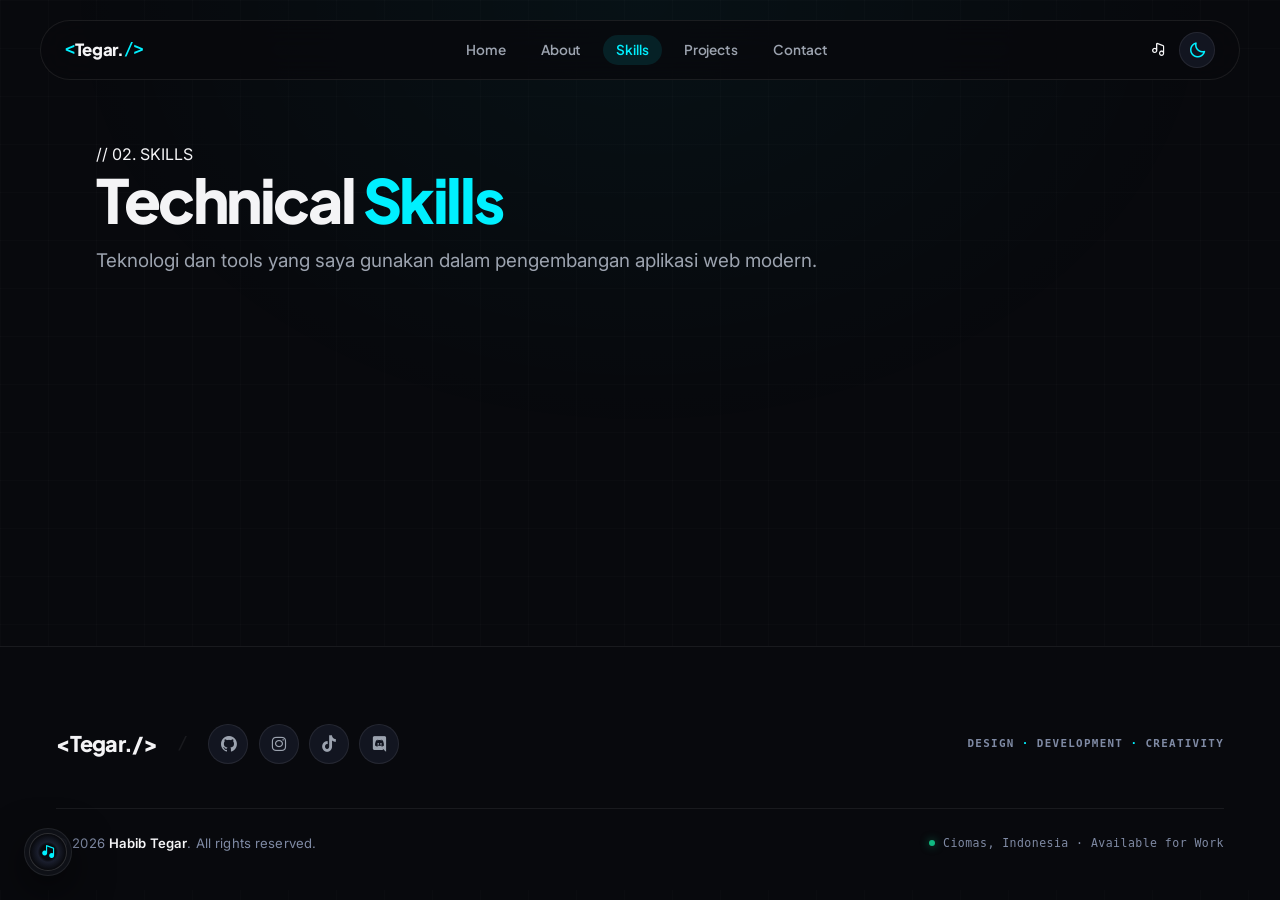
<file: skill.html>
<!DOCTYPE html>
<html lang="id">
<head>
    <meta charset="UTF-8" />
    <meta name="viewport" content="width=device-width, initial-scale=1.0" />
    <meta name="description" content="Technical skills, development stack, and tools mastered by Habib Tegar Ramadhan: HTML5, CSS3, JavaScript, React, PHP, Laravel, and MySQL." />
    <meta name="author" content="Habib Tegar Ramadhan" />
    <meta name="robots" content="index, follow" />
    <meta name="referrer" content="strict-origin-when-cross-origin" />
    <title>Skills | Habib Tegar — Technical Competencies</title>
    <link rel="canonical" href="https://habibtegar.github.io/profile-tegar/skill.html" />
    <link rel="icon" type="image/png" sizes="32x32" href="img/icon-32.png" />
    <link rel="icon" type="image/png" sizes="192x192" href="img/icon-192.png" />
    <link rel="apple-touch-icon" href="img/icon-192.png" />
    <meta property="og:type" content="website" />
    <meta property="og:url" content="https://habibtegar.github.io/profile-tegar/skill.html" />
    <meta property="og:title" content="Skills | Habib Tegar — Technical Competencies" />
    <meta property="og:description" content="Technical skills, development stack, and tools mastered by Habib Tegar Ramadhan: HTML5, CSS3, JavaScript, React, PHP, Laravel, and MySQL." />
    <meta property="og:image" content="https://habibtegar.github.io/profile-tegar/img/habib.jpeg" />
    <meta name="twitter:card" content="summary_large_image"
    <link rel="preconnect" href="https://fonts.googleapis.com" />
    <link rel="preconnect" href="https://fonts.gstatic.com" crossorigin />
    <link href="https://fonts.googleapis.com/css2?family=Inter:wght@300;400;500;600;700&family=Plus+Jakarta+Sans:wght@400;500;600;700;800&display=swap" rel="stylesheet" />
    <link href="https://unpkg.com/boxicons@2.1.4/css/boxicons.min.css" rel="stylesheet" integrity="sha384-42kyIPf7HDYLkGffmxDhSx/3Z/53wGBs3nD6wEFxsbeDc7rMO6mkYbkAcpRsnMU2" crossorigin="anonymous" />
    <link rel="stylesheet" href="css/global.css" />
    <link rel="stylesheet" href="css/skills.css" />
    <link rel="stylesheet" href="css/music-player.css" />

    <!-- Prevent Theme FOUC -->
    <script>
        (function() {
            try {
                var theme = localStorage.getItem('portfolio-theme') || 'dark';
                document.documentElement.setAttribute('data-theme', theme);
            } catch (e) {}
        })();
    </script>
</head>
<body>
    <!-- ===== PRELOADER / CYBERNETIC INITIALIZATION ===== -->
    <div id="preloader" class="preloader">
        <!-- 1. Background Digital Grid & Ambient Radial Glow -->
        <div class="preloader-bg-grid"></div>
        <div class="preloader-ambient-glow"></div>

        <!-- 2. Center Cyber-Reticle / Radar Rings -->
        <div class="preloader-reticle" aria-hidden="true">
            <div class="reticle-ring outer-ring"></div>
            <div class="reticle-ring inner-ring"></div>
            <div class="reticle-cross-h"></div>
            <div class="reticle-cross-v"></div>
        </div>

        <!-- 3. Left & Right Flank Data Streams -->
        <div class="preloader-flank flank-left" aria-hidden="true">
            <div class="flank-line"></div>
            <div class="flank-dot"></div>
            <div class="flank-meta">
                <span>SYS_BOOT // v2.6</span>
                <span>NODE_01: ONLINE</span>
                <span>DATA_SYNC: ACTIVE</span>
            </div>
        </div>

        <div class="preloader-flank flank-right" aria-hidden="true">
            <div class="flank-line"></div>
            <div class="flank-dot"></div>
            <div class="flank-meta">
                <span>LAT: 12ms // ENC</span>
                <span>0x7FA9 [SECURE]</span>
                <span>SYS_CORE: OPTIMAL</span>
            </div>
        </div>

        <!-- 4. Floating Ambient Particles in Center -->
        <div class="preloader-particles" aria-hidden="true">
            <span class="particle p1"></span>
            <span class="particle p2"></span>
            <span class="particle p3"></span>
            <span class="particle p4"></span>
            <span class="particle p5"></span>
            <span class="particle p6"></span>
        </div>

        <!-- 5. Center Interactive Console Card (Perfect Center) -->
        <div class="preloader-card">
            <!-- Jajargenjang Terminal Icon Badge (>_) -->
            <div class="preloader-skew-box">
                <div class="skew-box-inner">
                    <span class="terminal-prompt">&gt;</span><span class="terminal-cursor">_</span>
                </div>
            </div>

            <!-- Cyber-Tech Monospace Bold Glowing Title -->
            <h2 class="preloader-title">INITIALIZING SYSTEM<span class="title-dots">...</span></h2>

            <!-- Futuristic Capsule Progress Bar with Spark -->
            <div class="preloader-bar-wrap">
                <div class="preloader-bar" id="preloaderBar">
                    <div class="bar-streak"></div>
                    <div class="bar-spark"></div>
                </div>
            </div>

            <!-- Meta: Status & Cyber Percentage -->
            <div class="preloader-meta">
                <span class="preloader-status" id="preloaderStatus">Configuring tech stack &amp; projects...</span>
                <span class="preloader-percent" id="preloaderPercent">0%</span>
            </div>
        </div>
    </div>

    <nav class="navbar" id="navbar">
        <a href="index.html" class="logo">
            <span class="logo-bracket">&lt; </span>Tegar.<span class="logo-bracket"> /&gt;</span>
        </a>
        <ul class="nav-links" id="navLinks">
            <li><a href="index.html" class="nav-link">Home</a></li>
            <li><a href="about.html" class="nav-link">About</a></li>
            <li><a href="skill.html" class="nav-link active">Skills</a></li>
            <li><a href="projek.html" class="nav-link">Projects</a></li>
            <li><a href="contact.html" class="nav-link">Contact</a></li>
        </ul>
        <div class="nav-actions">
            <button class="nav-music-btn" id="navMusicBtn" type="button" aria-label="Putar Musik" title="Putar Musik">
                <i class='bx bx-music' id="navMusicIcon"></i>
            </button>
            <button class="theme-toggle" id="themeToggle" type="button" aria-label="Ganti ke Light Mode" title="Ganti Mode Tema">
                <span class="theme-toggle-track">
                    <span class="theme-toggle-icon-sun" aria-hidden="true"><i class='bx bx-sun'></i></span>
                    <span class="theme-toggle-icon-moon" aria-hidden="true"><i class='bx bx-moon'></i></span>
                    <span class="theme-toggle-thumb">
                        <i class='bx bx-moon thumb-icon-moon' aria-hidden="true"></i>
                        <i class='bx bx-sun thumb-icon-sun' aria-hidden="true"></i>
                    </span>
                </span>
            </button>
            <button class="hamburger" id="hamburger" aria-label="Toggle menu" aria-expanded="false">
                <span></span><span></span><span></span>
            </button>
        </div>
        <div class="nav-overlay" id="navOverlay"></div>
    </nav>

    <section class="skills-section" id="skills">
        <div class="skills-container">
            <div class="section-header" data-aos="fade-up">
                <span class="section-tag">// 02. SKILLS</span>
                <h1 class="section-title">Technical <span class="accent-text">Skills</span></h1>
                <p class="section-subtitle">Teknologi dan tools yang saya gunakan dalam pengembangan aplikasi web modern.</p>
            </div>
        </div>

        <!-- Infinite Auto-Scroll Carousel (Marquee 2 Baris) -->
        <div class="skills-marquee-wrapper" data-aos="fade-up">
            <!-- Baris 1: Smooth Continuous Scroll ke KANAN -->
            <div class="skills-marquee-row marquee-row-right">
                <div class="skills-marquee-group">
                    <!-- 1. HTML5 -->
                    <div class="skill-card">
                        <div class="skill-card-header">
                            <div class="skill-icon-wrap skill-icon-html">
                                <i class='bx bxl-html5'></i>
                            </div>
                            <span class="skill-category">Core</span>
                        </div>
                        <h3 class="skill-name">HTML5</h3>
                        <p class="skill-desc">Semantic markup, struktur web terstandarisasi, aksesibilitas (a11y), dan kaidah SEO friendly.</p>
                    </div>

                    <!-- 2. CSS3 -->
                    <div class="skill-card">
                        <div class="skill-card-header">
                            <div class="skill-icon-wrap skill-icon-css">
                                <i class='bx bxl-css3'></i>
                            </div>
                            <span class="skill-category">Styling</span>
                        </div>
                        <h3 class="skill-name">CSS3</h3>
                        <p class="skill-desc">Modern Flexbox, CSS Grid, Custom Properties (Variables), dan animasi transisi halus.</p>
                    </div>

                    <!-- 3. JavaScript -->
                    <div class="skill-card">
                        <div class="skill-card-header">
                            <div class="skill-icon-wrap skill-icon-js">
                                <i class='bx bxl-javascript'></i>
                            </div>
                            <span class="skill-category">Language</span>
                        </div>
                        <h3 class="skill-name">JavaScript (ES6+)</h3>
                        <p class="skill-desc">DOM manipulation dinamis, async/await, Fetch API, modular code, dan interaktivitas modern.</p>
                    </div>

                    <!-- 4. React & Vite -->
                    <div class="skill-card">
                        <div class="skill-card-header">
                            <div class="skill-icon-wrap skill-icon-react">
                                <i class='bx bxl-react'></i>
                            </div>
                            <span class="skill-category">Frontend</span>
                        </div>
                        <h3 class="skill-name">React &amp; Vite</h3>
                        <p class="skill-desc">Komponen modular reusable, hooks, state management, dan modern build tool Vite yang cepat.</p>
                    </div>

                    <!-- 5. Tailwind CSS -->
                    <div class="skill-card">
                        <div class="skill-card-header">
                            <div class="skill-icon-wrap skill-icon-tailwind">
                                <i class='bx bxl-tailwind-css'></i>
                            </div>
                            <span class="skill-category">Styling</span>
                        </div>
                        <h3 class="skill-name">Tailwind CSS</h3>
                        <p class="skill-desc">Utility-first CSS framework untuk styling cepat, responsif, dan konsistensi desain yang fleksibel.</p>
                    </div>

                    <!-- 6. TypeScript -->
                    <div class="skill-card">
                        <div class="skill-card-header">
                            <div class="skill-icon-wrap skill-icon-typescript">
                                <i class='bx bxl-typescript'></i>
                            </div>
                            <span class="skill-category">Language</span>
                        </div>
                        <h3 class="skill-name">TypeScript</h3>
                        <p class="skill-desc">Static typing untuk JavaScript, meningkatkan maintainability kode, dan pencegahan runtime bug.</p>
                    </div>

                    <!-- 7. Next.js -->
                    <div class="skill-card">
                        <div class="skill-card-header">
                            <div class="skill-icon-wrap skill-icon-nextjs">
                                <svg viewBox="0 0 24 24" fill="currentColor"><path d="M18.665 21.978C16.71 23.275 14.417 24 12 24 5.373 24 0 18.627 0 12S5.373 0 12 0s12 5.373 12 12c0 3.197-1.254 6.1-3.3 8.243l-8.91-11.455H9.6v10.424h2.19V11.23l6.875 10.748zm-1.875-10.748h2.19v6.574l-2.19-3.418V11.23z"/></svg>
                            </div>
                            <span class="skill-category">Framework</span>
                        </div>
                        <h3 class="skill-name">Next.js</h3>
                        <p class="skill-desc">React framework untuk Server-Side Rendering (SSR), SSG, routing dinamis, dan optimasi performa SEO.</p>
                    </div>

                    <!-- 8. Bootstrap -->
                    <div class="skill-card">
                        <div class="skill-card-header">
                            <div class="skill-icon-wrap skill-icon-bootstrap">
                                <i class='bx bxl-bootstrap'></i>
                            </div>
                            <span class="skill-category">Styling</span>
                        </div>
                        <h3 class="skill-name">Bootstrap</h3>
                        <p class="skill-desc">Rapid prototyping antarmuka responsif, mobile-first grid system, dan komponen UI siap pakai.</p>
                    </div>
                </div>

                <!-- Duplicate Group untuk Seamless Infinite Loop -->
                <div class="skills-marquee-group" aria-hidden="true">
                    <!-- 1. HTML5 -->
                    <div class="skill-card">
                        <div class="skill-card-header">
                            <div class="skill-icon-wrap skill-icon-html">
                                <i class='bx bxl-html5'></i>
                            </div>
                            <span class="skill-category">Core</span>
                        </div>
                        <h3 class="skill-name">HTML5</h3>
                        <p class="skill-desc">Semantic markup, struktur web terstandarisasi, aksesibilitas (a11y), dan kaidah SEO friendly.</p>
                    </div>

                    <!-- 2. CSS3 -->
                    <div class="skill-card">
                        <div class="skill-card-header">
                            <div class="skill-icon-wrap skill-icon-css">
                                <i class='bx bxl-css3'></i>
                            </div>
                            <span class="skill-category">Styling</span>
                        </div>
                        <h3 class="skill-name">CSS3</h3>
                        <p class="skill-desc">Modern Flexbox, CSS Grid, Custom Properties (Variables), dan animasi transisi halus.</p>
                    </div>

                    <!-- 3. JavaScript -->
                    <div class="skill-card">
                        <div class="skill-card-header">
                            <div class="skill-icon-wrap skill-icon-js">
                                <i class='bx bxl-javascript'></i>
                            </div>
                            <span class="skill-category">Language</span>
                        </div>
                        <h3 class="skill-name">JavaScript (ES6+)</h3>
                        <p class="skill-desc">DOM manipulation dinamis, async/await, Fetch API, modular code, dan interaktivitas modern.</p>
                    </div>

                    <!-- 4. React & Vite -->
                    <div class="skill-card">
                        <div class="skill-card-header">
                            <div class="skill-icon-wrap skill-icon-react">
                                <i class='bx bxl-react'></i>
                            </div>
                            <span class="skill-category">Frontend</span>
                        </div>
                        <h3 class="skill-name">React &amp; Vite</h3>
                        <p class="skill-desc">Komponen modular reusable, hooks, state management, dan modern build tool Vite yang cepat.</p>
                    </div>

                    <!-- 5. Tailwind CSS -->
                    <div class="skill-card">
                        <div class="skill-card-header">
                            <div class="skill-icon-wrap skill-icon-tailwind">
                                <i class='bx bxl-tailwind-css'></i>
                            </div>
                            <span class="skill-category">Styling</span>
                        </div>
                        <h3 class="skill-name">Tailwind CSS</h3>
                        <p class="skill-desc">Utility-first CSS framework untuk styling cepat, responsif, dan konsistensi desain yang fleksibel.</p>
                    </div>

                    <!-- 6. TypeScript -->
                    <div class="skill-card">
                        <div class="skill-card-header">
                            <div class="skill-icon-wrap skill-icon-typescript">
                                <i class='bx bxl-typescript'></i>
                            </div>
                            <span class="skill-category">Language</span>
                        </div>
                        <h3 class="skill-name">TypeScript</h3>
                        <p class="skill-desc">Static typing untuk JavaScript, meningkatkan maintainability kode, dan pencegahan runtime bug.</p>
                    </div>

                    <!-- 7. Next.js -->
                    <div class="skill-card">
                        <div class="skill-card-header">
                            <div class="skill-icon-wrap skill-icon-nextjs">
                                <svg viewBox="0 0 24 24" fill="currentColor"><path d="M18.665 21.978C16.71 23.275 14.417 24 12 24 5.373 24 0 18.627 0 12S5.373 0 12 0s12 5.373 12 12c0 3.197-1.254 6.1-3.3 8.243l-8.91-11.455H9.6v10.424h2.19V11.23l6.875 10.748zm-1.875-10.748h2.19v6.574l-2.19-3.418V11.23z"/></svg>
                            </div>
                            <span class="skill-category">Framework</span>
                        </div>
                        <h3 class="skill-name">Next.js</h3>
                        <p class="skill-desc">React framework untuk Server-Side Rendering (SSR), SSG, routing dinamis, dan optimasi performa SEO.</p>
                    </div>

                    <!-- 8. Bootstrap -->
                    <div class="skill-card">
                        <div class="skill-card-header">
                            <div class="skill-icon-wrap skill-icon-bootstrap">
                                <i class='bx bxl-bootstrap'></i>
                            </div>
                            <span class="skill-category">Styling</span>
                        </div>
                        <h3 class="skill-name">Bootstrap</h3>
                        <p class="skill-desc">Rapid prototyping antarmuka responsif, mobile-first grid system, dan komponen UI siap pakai.</p>
                    </div>
                </div>
            </div>

            <!-- Baris 2: Smooth Continuous Scroll ke KIRI -->
            <div class="skills-marquee-row marquee-row-left">
                <div class="skills-marquee-group">
                    <!-- 1. PHP -->
                    <div class="skill-card">
                        <div class="skill-card-header">
                            <div class="skill-icon-wrap skill-icon-php">
                                <i class='bx bxl-php'></i>
                            </div>
                            <span class="skill-category">Backend</span>
                        </div>
                        <h3 class="skill-name">PHP</h3>
                        <p class="skill-desc">Dasar pemrograman backend, pengolahan form data, penanganan session, dan logika sisi server.</p>
                    </div>

                    <!-- 2. Laravel -->
                    <div class="skill-card">
                        <div class="skill-card-header">
                            <div class="skill-icon-wrap skill-icon-laravel">
                                <svg viewBox="0 0 24 24" fill="currentColor" xmlns="http://www.w3.org/2000/svg"><path d="m20.942 5.093-6.974-4.026a1.94 1.94 0 0 0-1.936 0L5.058 5.093A1.936 1.936 0 0 0 4.09 6.77v8.052c0 .694.37 1.334.968 1.677l6.974 4.026c.6.346 1.336.346 1.936 0l6.974-4.026a1.937 1.937 0 0 0 .968-1.677V6.77c0-.694-.37-1.334-.968-1.677ZM12 2.766l6.006 3.468-2.616 1.51L9.384 4.276 12 2.766Zm-1 16.968-6.006-3.468V9.702l6.006 3.468v6.564Zm1-7.72L5.994 8.546l2.616-1.51 6.006 3.468-2.616 1.51Zm7 4.252-6.006 3.468v-6.564l2.616-1.51V13.2l3.39-1.956v3.022Z"/></svg>
                            </div>
                            <span class="skill-category">Framework</span>
                        </div>
                        <h3 class="skill-name">Laravel</h3>
                        <p class="skill-desc">Pola arsitektur MVC, routing elegan, Eloquent ORM efisien, Blade templating, dan REST API.</p>
                    </div>

                    <!-- 3. MySQL -->
                    <div class="skill-card">
                        <div class="skill-card-header">
                            <div class="skill-icon-wrap skill-icon-mysql">
                                <i class='bx bx-data'></i>
                            </div>
                            <span class="skill-category">Database</span>
                        </div>
                        <h3 class="skill-name">MySQL</h3>
                        <p class="skill-desc">Desain skema tabel relasional (RDBMS), optimasi query SQL CRUD, indexing, dan integritas data.</p>
                    </div>

                    <!-- 4. PostgreSQL -->
                    <div class="skill-card">
                        <div class="skill-card-header">
                            <div class="skill-icon-wrap skill-icon-postgres">
                                <i class='bx bxl-postgresql'></i>
                            </div>
                            <span class="skill-category">Database</span>
                        </div>
                        <h3 class="skill-name">PostgreSQL</h3>
                        <p class="skill-desc">Database relasional tangguh untuk query kompleks, JSON indexing, konkurensi, dan keandalan data tinggi.</p>
                    </div>

                    <!-- 5. Git & GitHub -->
                    <div class="skill-card">
                        <div class="skill-card-header">
                            <div class="skill-icon-wrap skill-icon-git">
                                <i class='bx bxl-git'></i>
                            </div>
                            <span class="skill-category">Tools</span>
                        </div>
                        <h3 class="skill-name">Git &amp; GitHub</h3>
                        <p class="skill-desc">Version control, manajemen repositori, branch workflow, collaboration pull request, dan CI/CD.</p>
                    </div>

                    <!-- 6. RESTful API -->
                    <div class="skill-card">
                        <div class="skill-card-header">
                            <div class="skill-icon-wrap skill-icon-api">
                                <i class='bx bx-transfer-alt'></i>
                            </div>
                            <span class="skill-category">Backend</span>
                        </div>
                        <h3 class="skill-name">RESTful API</h3>
                        <p class="skill-desc">Perancangan endpoint HTTP RESTful, standardisasi payload JSON, autentikasi Bearer/JWT, dan integrasi API.</p>
                    </div>

                    <!-- 7. Node.js / Express -->
                    <div class="skill-card">
                        <div class="skill-card-header">
                            <div class="skill-icon-wrap skill-icon-node">
                                <i class='bx bxl-nodejs'></i>
                            </div>
                            <span class="skill-category">Backend</span>
                        </div>
                        <h3 class="skill-name">Node.js / Express</h3>
                        <p class="skill-desc">Runtime JavaScript sisi server yang cepat, asynchronous non-blocking I/O, dan backend web services.</p>
                    </div>

                    <!-- 8. Figma (UI/UX) -->
                    <div class="skill-card">
                        <div class="skill-card-header">
                            <div class="skill-icon-wrap skill-icon-figma">
                                <i class='bx bxl-figma'></i>
                            </div>
                            <span class="skill-category">UI / UX</span>
                        </div>
                        <h3 class="skill-name">Figma (UI/UX)</h3>
                        <p class="skill-desc">Perancangan wireframe, prototyping interaktif, implementasi UI design system, dan user experience modern.</p>
                    </div>
                </div>

                <!-- Duplicate Group untuk Seamless Infinite Loop -->
                <div class="skills-marquee-group" aria-hidden="true">
                    <!-- 1. PHP -->
                    <div class="skill-card">
                        <div class="skill-card-header">
                            <div class="skill-icon-wrap skill-icon-php">
                                <i class='bx bxl-php'></i>
                            </div>
                            <span class="skill-category">Backend</span>
                        </div>
                        <h3 class="skill-name">PHP</h3>
                        <p class="skill-desc">Dasar pemrograman backend, pengolahan form data, penanganan session, dan logika sisi server.</p>
                    </div>

                    <!-- 2. Laravel -->
                    <div class="skill-card">
                        <div class="skill-card-header">
                            <div class="skill-icon-wrap skill-icon-laravel">
                                <svg viewBox="0 0 24 24" fill="currentColor" xmlns="http://www.w3.org/2000/svg"><path d="m20.942 5.093-6.974-4.026a1.94 1.94 0 0 0-1.936 0L5.058 5.093A1.936 1.936 0 0 0 4.09 6.77v8.052c0 .694.37 1.334.968 1.677l6.974 4.026c.6.346 1.336.346 1.936 0l6.974-4.026a1.937 1.937 0 0 0 .968-1.677V6.77c0-.694-.37-1.334-.968-1.677ZM12 2.766l6.006 3.468-2.616 1.51L9.384 4.276 12 2.766Zm-1 16.968-6.006-3.468V9.702l6.006 3.468v6.564Zm1-7.72L5.994 8.546l2.616-1.51 6.006 3.468-2.616 1.51Zm7 4.252-6.006 3.468v-6.564l2.616-1.51V13.2l3.39-1.956v3.022Z"/></svg>
                            </div>
                            <span class="skill-category">Framework</span>
                        </div>
                        <h3 class="skill-name">Laravel</h3>
                        <p class="skill-desc">Pola arsitektur MVC, routing elegan, Eloquent ORM efisien, Blade templating, dan REST API.</p>
                    </div>

                    <!-- 3. MySQL -->
                    <div class="skill-card">
                        <div class="skill-card-header">
                            <div class="skill-icon-wrap skill-icon-mysql">
                                <i class='bx bx-data'></i>
                            </div>
                            <span class="skill-category">Database</span>
                        </div>
                        <h3 class="skill-name">MySQL</h3>
                        <p class="skill-desc">Desain skema tabel relasional (RDBMS), optimasi query SQL CRUD, indexing, dan integritas data.</p>
                    </div>

                    <!-- 4. PostgreSQL -->
                    <div class="skill-card">
                        <div class="skill-card-header">
                            <div class="skill-icon-wrap skill-icon-postgres">
                                <i class='bx bxl-postgresql'></i>
                            </div>
                            <span class="skill-category">Database</span>
                        </div>
                        <h3 class="skill-name">PostgreSQL</h3>
                        <p class="skill-desc">Database relasional tangguh untuk query kompleks, JSON indexing, konkurensi, dan keandalan data tinggi.</p>
                    </div>

                    <!-- 5. Git & GitHub -->
                    <div class="skill-card">
                        <div class="skill-card-header">
                            <div class="skill-icon-wrap skill-icon-git">
                                <i class='bx bxl-git'></i>
                            </div>
                            <span class="skill-category">Tools</span>
                        </div>
                        <h3 class="skill-name">Git &amp; GitHub</h3>
                        <p class="skill-desc">Version control, manajemen repositori, branch workflow, collaboration pull request, dan CI/CD.</p>
                    </div>

                    <!-- 6. RESTful API -->
                    <div class="skill-card">
                        <div class="skill-card-header">
                            <div class="skill-icon-wrap skill-icon-api">
                                <i class='bx bx-transfer-alt'></i>
                            </div>
                            <span class="skill-category">Backend</span>
                        </div>
                        <h3 class="skill-name">RESTful API</h3>
                        <p class="skill-desc">Perancangan endpoint HTTP RESTful, standardisasi payload JSON, autentikasi Bearer/JWT, dan integrasi API.</p>
                    </div>

                    <!-- 7. Node.js / Express -->
                    <div class="skill-card">
                        <div class="skill-card-header">
                            <div class="skill-icon-wrap skill-icon-node">
                                <i class='bx bxl-nodejs'></i>
                            </div>
                            <span class="skill-category">Backend</span>
                        </div>
                        <h3 class="skill-name">Node.js / Express</h3>
                        <p class="skill-desc">Runtime JavaScript sisi server yang cepat, asynchronous non-blocking I/O, dan backend web services.</p>
                    </div>

                    <!-- 8. Figma (UI/UX) -->
                    <div class="skill-card">
                        <div class="skill-card-header">
                            <div class="skill-icon-wrap skill-icon-figma">
                                <i class='bx bxl-figma'></i>
                            </div>
                            <span class="skill-category">UI / UX</span>
                        </div>
                        <h3 class="skill-name">Figma (UI/UX)</h3>
                        <p class="skill-desc">Perancangan wireframe, prototyping interaktif, implementasi UI design system, dan user experience modern.</p>
                    </div>
                </div>
            </div>
        </div>
    </section>

    <!-- ===== FOOTER ===== -->
        <!-- ===== EDITORIAL FOOTER ===== -->
            <footer class="site-footer">
        <div class="footer-container">
            <!-- Top Editorial Row -->
            <div class="footer-top-row">
                <div class="footer-brand-wrap">
                    <a href="index.html" class="footer-brand-logo" aria-label="Habib Tegar Home">&lt;Tegar./&gt;</a>
                    <span class="footer-brand-divider" aria-hidden="true">/</span>
                    <div class="footer-social" aria-label="Social media links">
                        <a href="https://github.com/habibtegar" target="_blank" rel="noopener noreferrer" class="social-link" aria-label="GitHub" title="GitHub">
                            <i class='bx bxl-github'></i>
                        </a>
                        <a href="https://www.instagram.com/hbibtegar_" target="_blank" rel="noopener noreferrer" class="social-link" aria-label="Instagram" title="Instagram">
                            <i class='bx bxl-instagram'></i>
                        </a>
                        <a href="https://www.tiktok.com/@garrzyy_" target="_blank" rel="noopener noreferrer" class="social-link" aria-label="TikTok" title="TikTok">
                            <i class='bx bxl-tiktok'></i>
                        </a>
                        <a href="https://discord.com/users/1358819591249203414" target="_blank" rel="noopener noreferrer" class="social-link" aria-label="Discord" title="Discord">
                            <i class='bx bxl-discord'></i>
                        </a>
                    </div>
                </div>

                <span class="footer-editorial-tag">DESIGN <span class="tag-sep">·</span> DEVELOPMENT <span class="tag-sep">·</span> CREATIVITY</span>
            </div>

            <!-- Bottom Hairline Meta Row -->
            <div class="footer-bottom-row">
                <p class="footer-copyright">
                    &copy; 2026 <span class="accent-author">Habib Tegar</span>. All rights reserved.
                </p>
                <div class="footer-status-pill">
                    <span class="status-indicator"></span>
                    <span class="status-text">Ciomas, Indonesia &middot; Available for Work</span>
                </div>
            </div>
        </div>
    </footer>

    <!-- Floating Back to Top Button -->
    <button type="button" class="floating-btt" id="floatingBackToTop" aria-label="Back to top" title="Back to top">
        <i class='bx bx-up-arrow-alt'></i>
    </button>

    <script src="js/main.js"></script>
    <script src="js/music-player.js"></script>
</body>
</html>
</file>
<file: css/global.css>
/* ============================================
   GLOBAL CSS — Modern Editorial Design System
   Habib Tegar Portfolio
   ============================================ */

/* ===== CSS DESIGN TOKENS (DARK MODE DEFAULT) ===== */
:root {
    color-scheme: dark;

    /* Deep Editorial Dark Canvas */
    --bg:                    #08090d;
    --bg-alt:                #0f1118;
    --bg-secondary:          #141722;
    --surface:               #121520;
    --surface-hover:         #191e2e;
    --surface-border:        rgba(255, 255, 255, 0.08);
    --surface-border-hover:  rgba(0, 240, 255, 0.45);
    --border-hairline:       rgba(255, 255, 255, 0.07);

    /* Primary Accent: Electric Cyan */
    --cyan:                  #00f0ff;
    --cyan-dim:              rgba(0, 240, 255, 0.1);
    --cyan-glow:             rgba(0, 240, 255, 0.22);
    --accent:                var(--cyan);
    --accent-dim:            var(--cyan-dim);
    --accent-glow:           var(--cyan-glow);

    /* Secondary Accent: Slate Violet */
    --purple:                #818cf8;
    --purple-dim:            rgba(129, 140, 248, 0.1);
    --purple-glow:           rgba(129, 140, 248, 0.22);

    /* Typography Colors */
    --text-primary:          #f4f4f6;
    --text-secondary:        #9ca3af;
    --text-muted:            #7f8aa4;
    --text-light:            #e5e7eb;

    /* Status Colors */
    --success:               #10b981;

    /* Layout & Measurements */
    --nav-h:                 72px;
    --radius-sm:             4px;
    --radius-md:             8px;
    --radius-lg:             14px;
    --radius-full:           9999px;

    /* Editorial Spacing */
    --container-max:         1200px;
    --section-pad-x:         clamp(1.5rem, 6vw, 3.5rem);
    --section-pad-y:         clamp(5.5rem, 11vw, 9.5rem);

    /* Subtle Architectural Shadows */
    --shadow-sm:             0 2px 10px rgba(0, 0, 0, 0.3);
    --shadow-md:             0 8px 30px rgba(0, 0, 0, 0.45);
    --shadow-lg:             0 20px 50px rgba(0, 0, 0, 0.6);
    --shadow-cyan:           0 0 25px rgba(0, 240, 255, 0.18);

    /* Editorial Subtle Canvas Grid */
    --grid-line:             rgba(255, 255, 255, 0.015);
    --ambient-glow:          radial-gradient(ellipse at 50% 0%, rgba(0, 240, 255, 0.04) 0%, transparent 65%);

    /* Navbar */
    --nav-bg:                rgba(8, 9, 13, 0.75);
    --nav-bg-scrolled:       rgba(8, 9, 13, 0.92);
    --nav-border:            transparent;
    --nav-border-scrolled:   rgba(255, 255, 255, 0.08);

    /* Primary Button */
    --btn-primary-bg:        var(--cyan);
    --btn-primary-text:      #08090d;
    --btn-primary-hover:     #ffffff;
    --btn-primary-shadow:    0 4px 18px rgba(0, 240, 255, 0.25);

    /* Form Inputs */
    --input-bg:              #0f1118;
    --input-border:          rgba(255, 255, 255, 0.1);

    /* Music Player */
    --player-bg:             rgba(15, 17, 24, 0.94);
    --player-shadow:         0 14px 40px rgba(0, 0, 0, 0.6);
    --disc-bg:               #1a1e2d;

    /* Theme Toggle */
    --toggle-track-bg:       #141722;
    --toggle-track-border:   rgba(255, 255, 255, 0.12);
    --toggle-thumb-bg:       var(--cyan);
    --toggle-thumb-color:    #08090d;

    --transition:            0.24s cubic-bezier(0.16, 1, 0.3, 1);
}

/* ===== LIGHT MODE DESIGN TOKENS ===== */
[data-theme="light"] {
    color-scheme: light;

    /* Editorial Crisp Paper Canvas */
    --bg:                    #fbfbfa;
    --bg-alt:                #f3f4f6;
    --bg-secondary:          #e5e7eb;
    --surface:               #ffffff;
    --surface-hover:         #f9fafb;
    --surface-border:        rgba(0, 0, 0, 0.09);
    --surface-border-hover:  rgba(3, 105, 161, 0.45);
    --border-hairline:       rgba(0, 0, 0, 0.07);

    /* High-contrast Deep Cyan Accent */
    --cyan:                  #0369a1;
    --cyan-dim:              rgba(3, 105, 161, 0.1);
    --cyan-glow:             rgba(3, 105, 161, 0.18);
    --accent:                var(--cyan);
    --accent-dim:            var(--cyan-dim);
    --accent-glow:           var(--cyan-glow);

    /* Secondary Accent */
    --purple:                #6366f1;
    --purple-dim:            rgba(99, 102, 241, 0.09);
    --purple-glow:           rgba(99, 102, 241, 0.16);

    /* High Contrast Typography */
    --text-primary:          #090a0f;
    --text-secondary:        #4b5563;
    --text-muted:            #475569;
    --text-light:            #1f2937;

    --success:               #059669;

    --shadow-sm:             0 2px 8px rgba(0, 0, 0, 0.04);
    --shadow-md:             0 8px 24px rgba(0, 0, 0, 0.06);
    --shadow-lg:             0 20px 45px rgba(0, 0, 0, 0.09);
    --shadow-cyan:           0 0 20px rgba(3, 105, 161, 0.16);

    --grid-line:             rgba(0, 0, 0, 0.02);
    --ambient-glow:          radial-gradient(ellipse at 50% 0%, rgba(3, 105, 161, 0.04) 0%, transparent 65%);

    --nav-bg:                rgba(251, 251, 250, 0.85);
    --nav-bg-scrolled:       rgba(251, 251, 250, 0.96);
    --nav-border:            transparent;
    --nav-border-scrolled:   rgba(0, 0, 0, 0.08);

    --btn-primary-bg:        #090a0f;
    --btn-primary-text:      #ffffff;
    --btn-primary-hover:     #0369a1;
    --btn-primary-shadow:    0 4px 16px rgba(0, 0, 0, 0.15);

    --input-bg:              #ffffff;
    --input-border:          rgba(0, 0, 0, 0.12);

    --player-bg:             rgba(255, 255, 255, 0.96);
    --player-shadow:         0 14px 40px rgba(0, 0, 0, 0.08);
    --disc-bg:               #e5e7eb;

    --toggle-track-bg:       #e5e7eb;
    --toggle-track-border:   rgba(0, 0, 0, 0.1);
    --toggle-thumb-bg:       #090a0f;
    --toggle-thumb-color:    #ffffff;
}

/* ===== RESET & BASE SETUP ===== */
*, *::before, *::after {
    margin: 0;
    padding: 0;
    box-sizing: border-box;
}

html {
    scroll-behavior: smooth;
    overflow-x: hidden;
    font-size: 16px;
}

body {
    font-family: 'Inter', -apple-system, BlinkMacSystemFont, 'Segoe UI', Roboto, sans-serif;
    background-color: var(--bg);
    color: var(--text-primary);
    line-height: 1.65;
    overflow-x: hidden;
    min-height: 100vh;
    position: relative;
    -webkit-font-smoothing: antialiased;
    -moz-osx-font-smoothing: grayscale;
    transition: background-color var(--transition), color var(--transition);
}

/* Subtle background architectural grid (GPU isolated) */
body::before {
    content: '';
    position: fixed;
    inset: 0;
    background-image: 
        linear-gradient(var(--grid-line) 1px, transparent 1px),
        linear-gradient(90deg, var(--grid-line) 1px, transparent 1px);
    background-size: 48px 48px;
    pointer-events: none;
    z-index: 0;
    transform: translateZ(0);
}

/* Ambient glow (GPU isolated) */
body::after {
    content: '';
    position: fixed;
    top: 0;
    left: 0;
    right: 0;
    height: 480px;
    background: var(--ambient-glow);
    pointer-events: none;
    z-index: 0;
    transform: translateZ(0);
}

img, svg, picture {
    max-width: 100%;
    display: block;
}

a {
    color: inherit;
    text-decoration: none;
    transition: color var(--transition);
}

button, input, textarea {
    font: inherit;
    color: inherit;
    background: none;
    border: none;
}

button {
    cursor: pointer;
}

/* ===== ACCESSIBILITY: SKIP LINK & FOCUS VISIBLE ===== */
.skip-link {
    position: absolute;
    top: -120px;
    left: 1.5rem;
    z-index: 10001;
    padding: 0.75rem 1.25rem;
    background: var(--bg);
    color: var(--cyan);
    font-family: 'Plus Jakarta Sans', sans-serif;
    font-size: 0.88rem;
    font-weight: 700;
    text-decoration: none;
    border: 2px solid var(--cyan);
    border-radius: var(--radius-sm);
    box-shadow: 0 6px 24px rgba(0, 0, 0, 0.6);
    transition: top 0.2s cubic-bezier(0.16, 1, 0.3, 1);
}

.skip-link:focus,
.skip-link:focus-visible {
    top: 1.25rem;
    outline: none;
}

:focus-visible {
    outline: 2px solid var(--cyan);
    outline-offset: 3px;
}

:focus:not(:focus-visible) {
    outline: none;
}

.nav-link:focus-visible,
.logo:focus-visible {
    outline: 2px solid var(--cyan);
    outline-offset: 4px;
    border-radius: var(--radius-sm);
}

.theme-toggle:focus-visible,
.hamburger:focus-visible,
.social-link:focus-visible {
    outline: 2px solid var(--cyan);
    outline-offset: 3px;
    border-radius: 50%;
}

.btn:focus-visible {
    outline: 2px solid var(--cyan);
    outline-offset: 3px;
}

/* Anchor scroll offset ensuring fixed navbar never covers section content */
section[id] {
    scroll-margin-top: calc(var(--nav-h) + 1.25rem);
}

/* ===== EDITORIAL TYPOGRAPHY FOUNDATIONS ===== */
h1, h2, h3, h4, h5, h6 {
    font-family: 'Plus Jakarta Sans', sans-serif;
    color: var(--text-primary);
    font-weight: 800;
    letter-spacing: -0.035em;
    line-height: 1.1;
    transition: color var(--transition);
}

.accent-text {
    color: var(--cyan);
    transition: color var(--transition);
}

/* Editorial Section Meta Header */
.section-header {
    margin-bottom: clamp(2.5rem, 5vw, 4rem);
    position: relative;
}

.editorial-section-tag {
    display: inline-flex;
    align-items: center;
    gap: 0.65rem;
    font-family: ui-monospace, SFMono-Regular, Menlo, Monaco, Consolas, monospace;
    font-size: 0.78rem;
    font-weight: 600;
    letter-spacing: 0.12em;
    text-transform: uppercase;
    color: var(--cyan);
    margin-bottom: 0.85rem;
    user-select: none;
}

.editorial-section-tag .tag-index {
    color: var(--text-muted);
}

.section-title {
    font-size: clamp(2.2rem, 5vw, 3.8rem);
    font-weight: 800;
    letter-spacing: -0.04em;
    line-height: 1.08;
    margin-bottom: 0.75rem;
}

.section-subtitle {
    font-size: clamp(1rem, 1.8vw, 1.18rem);
    color: var(--text-secondary);
    max-width: 62ch;
    line-height: 1.7;
    font-weight: 400;
    transition: color var(--transition);
}

/* ===== EDITORIAL BUTTONS ===== */
.btn {
    display: inline-flex;
    align-items: center;
    justify-content: center;
    gap: 0.55rem;
    font-family: 'Plus Jakarta Sans', sans-serif;
    font-size: 0.88rem;
    font-weight: 700;
    letter-spacing: -0.01em;
    padding: 0.75rem 1.45rem;
    border-radius: var(--radius-sm);
    transition: all var(--transition);
    position: relative;
    white-space: nowrap;
}

.btn-editorial-primary,
.btn-primary,
.btn-submit {
    background: var(--btn-primary-bg);
    color: var(--btn-primary-text);
    box-shadow: var(--btn-primary-shadow);
}

.btn-editorial-primary:hover,
.btn-primary:hover {
    background: var(--btn-primary-hover);
    color: #08090d;
    transform: translateY(-2px);
    box-shadow: 0 6px 24px rgba(0, 240, 255, 0.4);
}

.btn-editorial-outline,
.btn-outline {
    background: transparent;
    color: var(--text-primary);
    border: 1px solid var(--surface-border);
}

.btn-editorial-outline:hover,
.btn-outline:hover {
    border-color: var(--cyan);
    color: var(--cyan);
    background: var(--cyan-dim);
    transform: translateY(-2px);
}

/* ===== MINIMALIST FLOATING NAVBAR ===== */
.navbar {
    position: fixed;
    top: 1.25rem;
    left: 50%;
    transform: translateX(-50%);
    width: min(calc(100% - 2.5rem), var(--container-max));
    height: 60px;
    padding: 0 1.5rem;
    display: flex;
    align-items: center;
    justify-content: space-between;
    background: var(--nav-bg);
    border: 1px solid var(--surface-border);
    border-radius: var(--radius-full);
    backdrop-filter: blur(18px);
    -webkit-backdrop-filter: blur(18px);
    z-index: 990;
    transition: background-color var(--transition), border-color var(--transition), box-shadow var(--transition);
}

.navbar.scrolled {
    background: var(--nav-bg-scrolled);
    box-shadow: var(--shadow-md);
    border-color: rgba(255, 255, 255, 0.12);
}

[data-theme="light"] .navbar.scrolled {
    border-color: rgba(0, 0, 0, 0.08);
}

/* Logo */
.logo {
    font-family: 'Plus Jakarta Sans', sans-serif;
    font-size: 1.05rem;
    font-weight: 800;
    letter-spacing: -0.02em;
    color: var(--text-primary);
    display: flex;
    align-items: center;
}

.logo-bracket {
    color: var(--cyan);
    font-family: ui-monospace, SFMono-Regular, Menlo, Monaco, Consolas, monospace;
    font-weight: 700;
}

/* Nav Links */
.nav-links {
    display: flex;
    align-items: center;
    gap: 0.5rem;
    list-style: none;
}

.nav-link {
    font-family: 'Plus Jakarta Sans', sans-serif;
    font-size: 0.85rem;
    font-weight: 600;
    letter-spacing: -0.01em;
    color: var(--text-secondary);
    padding: 0.4rem 0.85rem;
    border-radius: var(--radius-full);
    position: relative;
    transition: color var(--transition), background-color var(--transition);
}

.nav-link:hover {
    color: var(--text-primary);
    background: rgba(255, 255, 255, 0.05);
}

[data-theme="light"] .nav-link:hover {
    background: rgba(0, 0, 0, 0.04);
}

.nav-link.active {
    color: var(--cyan);
    background: var(--cyan-dim);
}

/* Actions Right */
.nav-actions {
    display: flex;
    align-items: center;
    gap: 0.75rem;
}

/* Theme Toggle Button */
.theme-toggle {
    position: relative;
    width: 36px;
    height: 36px;
    border-radius: 50%;
    display: flex;
    align-items: center;
    justify-content: center;
    background: var(--surface);
    border: 1px solid var(--surface-border);
    color: var(--text-primary);
    transition: border-color var(--transition), transform var(--transition), background-color var(--transition);
}

.theme-toggle::after,
.hamburger::after {
    content: '';
    position: absolute;
    top: 50%;
    left: 50%;
    transform: translate(-50%, -50%);
    min-width: 44px;
    min-height: 44px;
    width: 100%;
    height: 100%;
}

.theme-toggle:hover {
    border-color: var(--cyan);
    transform: rotate(15deg);
}

.theme-toggle-track {
    display: flex;
    align-items: center;
    justify-content: center;
}

.theme-toggle-icon-sun,
.theme-toggle-icon-moon {
    display: none;
}

.theme-toggle-thumb {
    display: flex;
    align-items: center;
    justify-content: center;
    font-size: 1.15rem;
}

[data-theme="dark"] .thumb-icon-sun {
    display: none;
}

[data-theme="dark"] .thumb-icon-moon {
    display: block;
    color: var(--cyan);
}

[data-theme="light"] .thumb-icon-moon {
    display: none;
}

[data-theme="light"] .thumb-icon-sun {
    display: block;
    color: #f59e0b;
}

/* Hamburger Mobile */
.hamburger {
    position: relative;
    display: none;
    flex-direction: column;
    justify-content: center;
    gap: 5px;
    width: 36px;
    height: 36px;
    padding: 6px;
    border-radius: var(--radius-sm);
    background: var(--surface);
    border: 1px solid var(--surface-border);
}

.hamburger span {
    display: block;
    width: 100%;
    height: 2px;
    background-color: var(--text-primary);
    border-radius: 2px;
    transition: transform 0.25s ease, opacity 0.25s ease;
}

.hamburger.open span:nth-child(1) {
    transform: translateY(7px) rotate(45deg);
}

.hamburger.open span:nth-child(2) {
    opacity: 0;
}

.hamburger.open span:nth-child(3) {
    transform: translateY(-7px) rotate(-45deg);
}

.nav-overlay {
    display: none;
}

/* Mobile Nav Drawer */
@media (max-width: 820px) {
    .hamburger {
        display: flex;
    }

    .nav-links {
        position: fixed;
        top: calc(1.25rem + 68px);
        left: 50%;
        transform: translateX(-50%) translateY(-20px);
        width: min(calc(100% - 2.5rem), 400px);
        flex-direction: column;
        align-items: stretch;
        gap: 0.35rem;
        padding: 1.25rem;
        background: var(--surface);
        border: 1px solid var(--surface-border);
        border-radius: var(--radius-lg);
        box-shadow: var(--shadow-lg);
        opacity: 0;
        pointer-events: none;
        transition: opacity 0.25s ease, transform 0.25s ease;
    }

    .nav-links.open {
        opacity: 1;
        pointer-events: auto;
        transform: translateX(-50%) translateY(0);
    }

    .nav-link {
        padding: 0.75rem 1rem;
        font-size: 0.95rem;
        border-radius: var(--radius-md);
    }

    .nav-overlay {
        display: block;
        position: fixed;
        inset: 0;
        background: rgba(0, 0, 0, 0.6);
        backdrop-filter: blur(4px);
        opacity: 0;
        pointer-events: none;
        z-index: 980;
        transition: opacity 0.25s ease;
    }

    .nav-overlay.show {
        opacity: 1;
        pointer-events: auto;
    }
}

/* ===== REFINED MODERN EDITORIAL FOOTER ===== */
.site-footer {
    padding: clamp(3.5rem, 6vw, 5rem) var(--section-pad-x) 2.25rem;
    border-top: 1px solid var(--border-hairline);
    background: var(--bg);
    position: relative;
    z-index: 1;
    transition: background-color var(--transition), border-color var(--transition);
}

.footer-container {
    max-width: var(--container-max);
    margin: 0 auto;
    display: flex;
    flex-direction: column;
    gap: clamp(2rem, 3.5vw, 2.75rem);
}

/* --- Tier 1: Main Top Row (Brand & Social on Left, Editorial Tag on Right) --- */
.footer-top-row {
    display: flex;
    justify-content: space-between;
    align-items: center;
    gap: 1.5rem;
    flex-wrap: wrap;
}

/* Brand & Social Media Alignment */
.footer-brand-wrap {
    display: flex;
    align-items: center;
    flex-wrap: wrap;
    gap: 1.25rem;
}

.footer-brand-logo {
    font-family: 'Plus Jakarta Sans', sans-serif;
    font-size: 1.35rem;
    font-weight: 800;
    letter-spacing: -0.03em;
    color: var(--text-primary);
    text-decoration: none;
    display: inline-flex;
    align-items: center;
    transition: color var(--transition), transform var(--transition);
}

.footer-brand-logo:hover {
    color: var(--cyan);
    transform: translateX(2px);
}

.footer-brand-divider {
    color: var(--border-hairline);
    font-family: ui-monospace, monospace;
    font-size: 1.15rem;
    user-select: none;
}

.footer-social {
    display: flex;
    align-items: center;
    gap: 0.65rem;
}

.footer-social .social-link {
    width: 40px;
    height: 40px;
    border-radius: 50%;
    display: inline-flex;
    align-items: center;
    justify-content: center;
    font-size: 1.2rem;
    color: var(--text-secondary);
    background: var(--surface);
    border: 1px solid var(--surface-border);
    transition: all 0.28s cubic-bezier(0.16, 1, 0.3, 1);
    text-decoration: none;
    position: relative;
}

.footer-social .social-link:hover {
    color: var(--cyan);
    border-color: var(--cyan);
    background: var(--surface-hover);
    transform: translateY(-3px) scale(1.06);
    box-shadow: 0 6px 18px rgba(0, 240, 255, 0.22);
}

.footer-social .social-link:focus-visible {
    outline: 2px solid var(--cyan);
    outline-offset: 3px;
}

.footer-editorial-tag {
    font-family: ui-monospace, SFMono-Regular, Menlo, Monaco, Consolas, monospace;
    font-size: 0.68rem;
    font-weight: 600;
    letter-spacing: 0.12em;
    text-transform: uppercase;
    color: var(--text-muted);
    display: inline-flex;
    align-items: center;
    gap: 0.45rem;
}

.footer-editorial-tag .tag-sep {
    color: var(--cyan);
    font-weight: 700;
}

/* --- Tier 2: Bottom Meta Divider & Copyright --- */
.footer-bottom-row {
    display: flex;
    align-items: center;
    justify-content: space-between;
    padding-top: 1.5rem;
    border-top: 1px solid var(--border-hairline);
    flex-wrap: wrap;
    gap: 1rem;
}

.footer-copyright {
    font-size: 0.82rem;
    color: var(--text-muted);
    letter-spacing: 0.01em;
    margin: 0;
}

.footer-copyright .accent-author {
    color: var(--text-primary);
    font-weight: 600;
}

.footer-status-pill {
    display: inline-flex;
    align-items: center;
    gap: 0.5rem;
    font-family: ui-monospace, SFMono-Regular, Menlo, Monaco, Consolas, monospace;
    font-size: 0.72rem;
    color: var(--text-muted);
    letter-spacing: 0.04em;
}

.footer-status-pill .status-indicator {
    width: 6px;
    height: 6px;
    border-radius: 50%;
    background: #10b981;
    box-shadow: 0 0 8px rgba(16, 185, 129, 0.6);
    display: inline-block;
}

/* ===== FLOATING BACK TO TOP BUTTON (Symmetrical with Music Player) ===== */
.floating-btt {
    position: fixed;
    bottom: 1.5rem;
    right: 1.5rem;
    z-index: 995;
    width: 48px;
    height: 48px;
    border-radius: 50%;
    background: var(--surface);
    border: 1px solid var(--surface-border);
    box-shadow: 0 8px 24px rgba(0, 0, 0, 0.4), 0 2px 8px rgba(0, 0, 0, 0.3);
    color: var(--cyan);
    display: inline-flex;
    align-items: center;
    justify-content: center;
    cursor: pointer;
    font-size: 1.45rem;
    opacity: 0;
    visibility: hidden;
    pointer-events: none;
    transform: translateY(14px) scale(0.9);
    transition: opacity 0.3s cubic-bezier(0.16, 1, 0.3, 1),
                transform 0.3s cubic-bezier(0.16, 1, 0.3, 1),
                visibility 0.3s cubic-bezier(0.16, 1, 0.3, 1),
                background-color var(--transition),
                border-color var(--transition),
                box-shadow var(--transition),
                color var(--transition);
    user-select: none;
    outline: none;
}

[data-theme="light"] .floating-btt {
    background: #ffffff;
    border-color: rgba(0, 0, 0, 0.08);
    box-shadow: 0 8px 24px rgba(0, 0, 0, 0.08), 0 2px 6px rgba(0, 0, 0, 0.04);
}

.floating-btt.is-visible {
    opacity: 1;
    visibility: visible;
    pointer-events: auto;
    transform: translateY(0) scale(1);
}

.floating-btt:hover {
    transform: translateY(-3px) scale(1.08);
    border-color: var(--cyan);
    background: var(--surface-hover);
    color: var(--cyan);
    box-shadow: 0 0 20px rgba(0, 240, 255, 0.35), 0 8px 28px rgba(0, 0, 0, 0.45);
}

.floating-btt:hover i {
    transform: translateY(-2px);
}

.floating-btt i {
    transition: transform 0.25s ease;
}

.floating-btt:active {
    transform: translateY(0) scale(0.96);
}

.floating-btt:focus-visible {
    outline: 2px solid var(--cyan);
    outline-offset: 3px;
}

/* ===== FOOTER RESPONSIVE BREAKPOINTS ===== */
@media (max-width: 640px) {
    .site-footer {
        padding: 3rem var(--section-pad-x) 2rem;
    }

    .footer-container {
        gap: 1.75rem;
    }

    .footer-top-row {
        flex-direction: column;
        align-items: flex-start;
        gap: 1rem;
    }

    .footer-brand-wrap {
        gap: 0.75rem;
    }

    .footer-brand-divider {
        display: none;
    }

    .footer-social {
        width: 100%;
        margin-top: 0.25rem;
    }

    .footer-bottom-row {
        flex-direction: column;
        align-items: flex-start;
        gap: 0.75rem;
        padding-top: 1.25rem;
    }

    .floating-btt {
        bottom: 1rem;
        right: 1rem;
        width: 44px;
        height: 44px;
        font-size: 1.35rem;
    }
}

/* ===== TOAST NOTIFICATION ===== */
.toast-container {
    position: fixed;
    top: 5rem;
    right: 1.5rem;
    z-index: 9999;
    display: flex;
    flex-direction: column;
    gap: 0.65rem;
    pointer-events: none;
}

.toast {
    pointer-events: auto;
    display: flex;
    align-items: center;
    gap: 0.65rem;
    padding: 0.75rem 1.25rem;
    background: var(--surface);
    border: 1px solid var(--surface-border);
    border-radius: var(--radius-sm);
    box-shadow: var(--shadow-md);
    color: var(--text-primary);
    font-size: 0.85rem;
    font-weight: 500;
}

.toast.toast-success {
    border-left: 3px solid var(--cyan);
}

.toast .icon {
    color: var(--cyan);
    font-weight: bold;
}

/* ===== PRELOADER / PREMIUM EDITORIAL TYPOGRAPHY PRELOADER ===== */
.preloader {
    position: fixed;
    inset: 0;
    background: #08090d;
    z-index: 99999;
    display: flex;
    flex-direction: column;
    justify-content: space-between;
    padding: clamp(1.75rem, 4.5vw, 3.5rem);
    box-sizing: border-box;
    overflow: hidden;
    pointer-events: auto;
    clip-path: polygon(0% 0%, 100% 0%, 100% 100%, 0% 100%);
    will-change: clip-path, transform, opacity;
}

/* Fallback CSS curtain reveal */
.preloader.loaded {
    clip-path: polygon(0% 0%, 100% 0%, 100% 0%, 0% 0%);
    opacity: 0;
    visibility: hidden;
    pointer-events: none;
    transition: clip-path 0.85s cubic-bezier(0.77, 0, 0.175, 1),
                opacity 0.4s ease 0.45s,
                visibility 0.85s ease;
}

/* Preloader Inner Layout */
.preloader-inner {
    display: flex;
    flex-direction: column;
    justify-content: space-between;
    width: 100%;
    height: 100%;
    max-width: var(--container-max);
    margin: 0 auto;
    position: relative;
}

/* Top Metadata Strip */
.preloader-meta-top {
    display: flex;
    align-items: center;
    justify-content: space-between;
    width: 100%;
    font-family: ui-monospace, SFMono-Regular, Menlo, Monaco, Consolas, monospace;
    font-size: clamp(0.7rem, 1.2vw, 0.82rem);
    font-weight: 600;
    letter-spacing: 0.16em;
    color: var(--text-muted);
    text-transform: uppercase;
}

.preloader-meta-tag {
    color: var(--text-secondary);
}

.preloader-meta-tag .accent-slash {
    color: var(--cyan);
}

.preloader-meta-sub {
    color: var(--text-muted);
    letter-spacing: 0.18em;
}

/* Editorial Large Headline Mask Container */
.preloader-headline-wrap {
    display: flex;
    flex-direction: column;
    align-items: center;
    justify-content: center;
    flex-grow: 1;
    text-align: center;
    padding: 2rem 0;
    overflow: hidden;
}

.preloader-headline {
    font-family: 'Plus Jakarta Sans', -apple-system, BlinkMacSystemFont, sans-serif;
    font-size: clamp(2.4rem, 8.5vw, 6.2rem);
    font-weight: 900;
    letter-spacing: -0.04em;
    line-height: 1;
    color: #f8fafc;
    margin: 0;
    display: flex;
    flex-wrap: wrap;
    justify-content: center;
    gap: 0.32em;
    user-select: none;
}

.preloader-word {
    display: inline-flex;
    overflow: hidden;
    vertical-align: bottom;
    padding-bottom: 0.08em;
}

.preloader-char {
    display: inline-block;
    will-change: transform, opacity;
}

.preloader-char.accent-dot {
    color: var(--cyan);
    text-shadow: 0 0 20px var(--cyan);
}

.preloader-category {
    font-family: ui-monospace, SFMono-Regular, Menlo, Monaco, Consolas, monospace;
    font-size: clamp(0.68rem, 1.1vw, 0.78rem);
    font-weight: 600;
    letter-spacing: 0.22em;
    color: var(--cyan);
    text-transform: uppercase;
    margin-top: 1.25rem;
    opacity: 0.9;
}

/* Bottom Progress Bar & Percentage Counter */
.preloader-bottom-wrap {
    width: 100%;
    margin-top: auto;
}

.preloader-progress-track {
    width: 100%;
    height: 2px;
    background: rgba(255, 255, 255, 0.08);
    border-radius: 2px;
    overflow: hidden;
    margin-bottom: 0.95rem;
    position: relative;
}

.preloader-progress-fill {
    height: 100%;
    width: 0%;
    background: var(--cyan);
    box-shadow: 0 0 10px var(--cyan), 0 0 20px rgba(0, 242, 254, 0.4);
    border-radius: 2px;
    will-change: width;
    transition: width 0.08s linear;
}

.preloader-meta-bottom {
    display: flex;
    align-items: center;
    justify-content: space-between;
    font-family: ui-monospace, SFMono-Regular, Menlo, Monaco, Consolas, monospace;
    font-size: clamp(0.72rem, 1.2vw, 0.82rem);
    letter-spacing: 0.12em;
    color: var(--text-muted);
}

.preloader-status {
    color: var(--text-secondary);
    font-weight: 500;
    text-transform: uppercase;
}

.preloader-percent {
    font-weight: 700;
    color: var(--cyan);
    font-size: clamp(0.9rem, 1.6vw, 1.15rem);
    letter-spacing: 0.08em;
    font-variant-numeric: tabular-nums;
}

/* Mobile fine-tuning */
@media (max-width: 640px) {
    .preloader {
        padding: 1.5rem 1.25rem;
    }
    .preloader-meta-sub {
        display: none;
    }
    .preloader-headline {
        font-size: clamp(2.2rem, 11vw, 3.4rem);
        gap: 0.22em;
    }
    .preloader-category {
        letter-spacing: 0.14em;
        font-size: 0.65rem;
    }
}

/* Accessibility: prefers-reduced-motion immediate dismiss */
@media (prefers-reduced-motion: reduce) {
    *,
    *::before,
    *::after {
        animation-duration: 0.01ms !important;
        animation-iteration-count: 1 !important;
        transition-duration: 0.01ms !important;
        scroll-behavior: auto !important;
    }

    .preloader {
        transition: none !important;
    }
    .preloader.loaded {
        display: none !important;
    }
}

/* Hide legacy elements to maintain clean DOM */
.preloader-reticle,
.preloader-flank,
.preloader-particles,
.preloader-bg-grid,
.preloader-ambient-glow {
    display: none;
}

/* ===== LENIS SMOOTH SCROLL STYLES ===== */
html.lenis, html.lenis body {
    height: auto;
}

.lenis.lenis-smooth {
    scroll-behavior: auto !important;
}

.lenis.lenis-smooth [data-lenis-prevent] {
    overscroll-behavior: contain;
}

.lenis.lenis-stopped {
    overflow: hidden;
}

.lenis.lenis-scrolling iframe {
    pointer-events: none;
}

/* ===== GSAP REVEAL & SPLIT UTILITIES ===== */
.char-wrap {
    display: inline-block;
    overflow: hidden;
    vertical-align: top;
    line-height: 1.05;
}

.char-inner {
    display: inline-block;
    will-change: transform, opacity;
}

.word-wrap {
    display: inline-block;
    overflow: hidden;
    vertical-align: top;
    margin-right: 0.28em;
}

.word-inner {
    display: inline-block;
    will-change: transform, opacity;
}

.about-word {
    display: inline;
    will-change: opacity, color;
}

/* ===== SCROLL REVEAL (DELEGATED TO GSAP) ===== */
[data-aos] {
    /* Neutralized: GSAP manages smooth transforms without CSS transition conflicts */
    opacity: 1;
    transform: none;
}
</file>
<file: css/about.css>
/* ============================================
   ABOUT CSS — Refined Modern Editorial Layout
   Habib Tegar Portfolio
   ============================================ */

.about-section {
    padding: var(--section-pad-y) var(--section-pad-x);
    position: relative;
    z-index: 1;
}

.about-container {
    max-width: var(--container-max);
    margin: 0 auto;
}

/* ===== BALANCED ASYMMETRIC ABOUT GRID ===== */
.about-grid {
    display: grid;
    grid-template-columns: minmax(300px, 360px) minmax(0, 1fr);
    gap: clamp(2.25rem, 4vw, 3.75rem);
    align-items: start;
}

/* ===== LEFT COLUMN: Portrait & Typographic Metrics ===== */
.about-left-col {
    display: flex;
    flex-direction: column;
    gap: clamp(1.25rem, 2vw, 1.6rem);
    width: 100%;
    max-width: 360px;
    will-change: transform;
}

.about-photo-wrapper {
    position: relative;
    width: 100%;
    border-radius: var(--radius-md);
    overflow: hidden;
    background: var(--surface);
    border: 1px solid var(--surface-border);
    box-shadow: var(--shadow-md);
    transition: border-color var(--transition), box-shadow var(--transition);
}

.about-photo-wrapper:hover {
    border-color: var(--surface-border-hover);
    box-shadow: var(--shadow-lg);
}

.about-photo-meta {
    font-family: ui-monospace, SFMono-Regular, Menlo, Monaco, Consolas, monospace;
    font-size: 0.68rem;
    font-weight: 600;
    letter-spacing: 0.12em;
    color: var(--cyan);
    padding: 0.6rem 0.95rem;
    background: var(--bg-alt);
    border-bottom: 1px solid var(--border-hairline);
    user-select: none;
    display: flex;
    align-items: center;
    gap: 0.5rem;
}

.about-photo-meta::before {
    content: '';
    width: 6px;
    height: 6px;
    border-radius: 50%;
    background: var(--cyan);
    display: inline-block;
    box-shadow: 0 0 6px var(--cyan-glow);
}

[data-theme="light"] .about-photo-meta {
    background: #f1f5f9;
    border-bottom-color: rgba(0, 0, 0, 0.08);
}

.about-photo {
    width: 100%;
    aspect-ratio: 4 / 4.75;
    object-fit: cover;
    object-position: center top;
    filter: grayscale(12%) contrast(1.04);
    transition: filter 0.4s ease, transform 0.4s ease;
    display: block;
}

.about-photo-wrapper:hover .about-photo {
    filter: grayscale(0%) contrast(1.02);
    transform: scale(1.02);
}

/* Typographic Metrics Strip (Unified with Portrait) */
.editorial-stats-strip {
    display: grid;
    grid-template-columns: repeat(3, 1fr);
    gap: 0.75rem;
    padding: 1.15rem 0.5rem;
    border-top: 1px solid var(--border-hairline);
    border-bottom: 1px solid var(--border-hairline);
    width: 100%;
    box-sizing: border-box;
}

.stat-item {
    display: flex;
    flex-direction: column;
    align-items: flex-start;
}

.stat-number-wrap {
    display: flex;
    align-items: baseline;
}

.stat-number {
    font-family: 'Plus Jakarta Sans', sans-serif;
    font-size: clamp(1.65rem, 2.5vw, 2.2rem);
    font-weight: 900;
    color: var(--text-primary);
    line-height: 1;
    letter-spacing: -0.04em;
    margin-bottom: 0.35rem;
}

.stat-label {
    font-family: ui-monospace, SFMono-Regular, Menlo, Monaco, Consolas, monospace;
    font-size: 0.66rem;
    font-weight: 600;
    letter-spacing: 0.08em;
    color: var(--text-muted);
    text-transform: uppercase;
    line-height: 1.35;
}

.stat-divider {
    display: none;
}

/* ===== RIGHT COLUMN: Narrative, Directory Index & Actions ===== */
.about-right-col {
    display: flex;
    flex-direction: column;
}

.about-lead-card {
    display: flex;
    flex-direction: column;
    gap: 1.25rem;
}

.editorial-role-tag {
    display: inline-flex;
    align-items: center;
    gap: 0.55rem;
    font-family: ui-monospace, SFMono-Regular, Menlo, Monaco, Consolas, monospace;
    font-size: 0.76rem;
    font-weight: 700;
    letter-spacing: 0.08em;
    color: var(--cyan);
    text-transform: uppercase;
    line-height: 1.2;
}

.tag-bullet {
    width: 6px;
    height: 6px;
    background: var(--cyan);
    border-radius: 50%;
    box-shadow: 0 0 8px var(--cyan-glow);
}

.about-heading {
    font-size: clamp(1.8rem, 3.2vw, 2.6rem);
    font-weight: 800;
    letter-spacing: -0.035em;
    line-height: 1.15;
    color: var(--text-primary);
}

.about-text-lead {
    font-size: clamp(1.05rem, 1.6vw, 1.18rem);
    line-height: 1.7;
    color: var(--text-primary);
    font-weight: 500;
    letter-spacing: -0.01em;
    margin: 0;
}

.about-text {
    font-size: clamp(0.92rem, 1.3vw, 1rem);
    line-height: 1.7;
    color: var(--text-secondary);
    margin: 0;
}

/* Directory Index Table */
.about-directory-list {
    display: flex;
    flex-direction: column;
    border-top: 1px solid var(--border-hairline);
    margin-top: 0.25rem;
}

.directory-row {
    display: grid;
    grid-template-columns: 36px 130px 1fr;
    gap: clamp(0.75rem, 1.5vw, 1.25rem);
    align-items: center;
    padding: 0.82rem 0.5rem;
    border-bottom: 1px solid var(--border-hairline);
    border-radius: var(--radius-sm);
    transition: background-color var(--transition);
}

.directory-row:hover {
    background: rgba(0, 240, 255, 0.035);
}

[data-theme="light"] .directory-row:hover {
    background: rgba(2, 132, 199, 0.04);
}

.dir-index {
    font-family: ui-monospace, SFMono-Regular, Menlo, Monaco, Consolas, monospace;
    font-size: 0.74rem;
    font-weight: 700;
    color: var(--cyan);
    letter-spacing: 0.04em;
}

.dir-key {
    font-family: 'Plus Jakarta Sans', sans-serif;
    font-size: 0.82rem;
    font-weight: 700;
    color: var(--text-secondary);
    text-transform: uppercase;
    letter-spacing: 0.05em;
}

.dir-val {
    font-family: 'Plus Jakarta Sans', sans-serif;
    font-size: 0.92rem;
    font-weight: 600;
    color: var(--text-primary);
    letter-spacing: -0.01em;
}

.dir-link {
    color: var(--cyan);
    text-decoration: none;
    border-bottom: 1px dotted rgba(0, 240, 255, 0.45);
    transition: color var(--transition), border-color var(--transition);
}

.dir-link:hover {
    color: #ffffff;
    border-bottom-style: solid;
    border-bottom-color: var(--cyan);
    text-shadow: 0 0 8px var(--cyan-glow);
}

[data-theme="light"] .dir-link:hover {
    color: var(--cyan);
    border-bottom-color: var(--cyan);
    text-shadow: none;
}

/* High-Contrast Technology Badges */
.skills-pills {
    display: flex;
    flex-wrap: wrap;
    gap: 0.55rem;
    margin-top: 0.25rem;
}

.skill-pill {
    display: inline-flex;
    align-items: center;
    gap: 0.48rem;
    padding: 0.42rem 0.85rem;
    background: var(--bg-alt);
    border: 1px solid rgba(255, 255, 255, 0.12);
    border-radius: var(--radius-sm);
    font-family: ui-monospace, SFMono-Regular, Menlo, Monaco, Consolas, monospace;
    font-size: 0.78rem;
    font-weight: 700;
    letter-spacing: 0.02em;
    color: var(--text-primary);
    box-shadow: 0 2px 6px rgba(0, 0, 0, 0.2);
    transition: border-color var(--transition), color var(--transition), background-color var(--transition), transform var(--transition), box-shadow var(--transition);
}

.skill-pill i,
.skill-pill svg {
    font-size: 1rem;
    width: 15px;
    height: 15px;
    color: var(--cyan);
    display: inline-flex;
    align-items: center;
    justify-content: center;
    flex-shrink: 0;
}

.skill-pill:hover {
    border-color: var(--cyan);
    color: var(--cyan);
    background: var(--cyan-dim);
    box-shadow: 0 4px 14px var(--cyan-glow);
    transform: translateY(-2px);
}

[data-theme="light"] .skill-pill {
    background: #ffffff;
    border-color: rgba(15, 23, 42, 0.14);
    color: #0f172a;
    box-shadow: 0 1px 4px rgba(0, 0, 0, 0.05);
}

[data-theme="light"] .skill-pill:hover {
    border-color: var(--cyan);
    color: var(--cyan);
    background: var(--cyan-dim);
    box-shadow: 0 3px 12px rgba(2, 132, 199, 0.18);
}

/* CTA Action Buttons (Positioned Close to Main Content) */
.about-actions {
    display: flex;
    align-items: center;
    flex-wrap: wrap;
    gap: 0.85rem;
    margin-top: 0.35rem;
}

/* Hide legacy elements */
.about-details-grid,
.about-bio-card,
.stats-row,
.stat-card {
    display: none !important;
}

/* ===== RESPONSIVE MEDIA QUERIES ===== */
@media (max-width: 960px) {
    .about-grid {
        grid-template-columns: 1fr;
        gap: 2.75rem;
    }

    .about-left-col {
        position: static;
        max-width: 360px;
        margin: 0 auto;
        align-items: center;
    }

    .about-photo-wrapper {
        max-width: 320px;
    }

    .editorial-stats-strip {
        max-width: 360px;
    }
}

@media (max-width: 640px) {
    .about-grid {
        gap: 2rem;
    }

    .about-lead-card {
        gap: 1.1rem;
    }

    .directory-row {
        grid-template-columns: 28px 100px 1fr;
        gap: 0.6rem;
        padding: 0.75rem 0.25rem;
        font-size: 0.84rem;
    }

    .dir-key {
        font-size: 0.76rem;
    }

    .dir-val {
        font-size: 0.85rem;
        word-break: break-word;
    }

    .skills-pills {
        gap: 0.45rem;
    }

    .skill-pill {
        padding: 0.36rem 0.7rem;
        font-size: 0.74rem;
    }

    .about-actions {
        flex-direction: row;
        gap: 0.65rem;
        width: 100%;
    }

    .about-actions .btn {
        flex: 1;
        justify-content: center;
        padding: 0.75rem 1rem;
        font-size: 0.82rem;
    }
}

@media (max-width: 440px) {
    .directory-row {
        grid-template-columns: 24px 85px 1fr;
        gap: 0.45rem;
    }

    .about-actions {
        flex-direction: column;
        align-items: stretch;
    }

    .about-actions .btn {
        width: 100%;
    }
}
</file>
<file: css/music-player.css>
/* ============================================
   MUSIC PLAYER CSS — Minimalist Editorial Widget
   Habib Tegar Portfolio
   ============================================ */

#music-player {
    position: fixed;
    bottom: 1.5rem;
    left: 1.5rem;
    z-index: 995;
    user-select: none;
    transition: transform 0.3s cubic-bezier(0.16, 1, 0.3, 1), opacity 0.3s ease;
}

/* ===== 1. EXPANDED MODE ===== */
.player-expanded-box {
    display: flex;
    flex-direction: column;
    background: var(--player-bg);
    border: 1px solid var(--surface-border);
    backdrop-filter: blur(20px);
    -webkit-backdrop-filter: blur(20px);
    border-radius: var(--radius-md);
    box-shadow: var(--player-shadow);
    width: 260px;
    overflow: hidden;
    transition: transform 0.3s cubic-bezier(0.16, 1, 0.3, 1),
                opacity 0.25s ease,
                border-color var(--transition);
}

#music-player:not(.minimized) .player-expanded-box:hover {
    border-color: var(--surface-border-hover);
}

/* Header bar */
.player-header {
    display: flex;
    align-items: center;
    gap: 0.5rem;
    padding: 0.6rem 0.85rem;
    border-bottom: 1px solid var(--border-hairline);
}

.player-header-dot {
    width: 6px;
    height: 6px;
    border-radius: 50%;
    background: var(--cyan);
    box-shadow: 0 0 6px var(--cyan);
}

.player-header-icon {
    font-size: 0.85rem;
    color: var(--cyan);
}

.player-header-label {
    font-family: ui-monospace, SFMono-Regular, Menlo, Monaco, Consolas, monospace;
    font-size: 0.68rem;
    font-weight: 700;
    letter-spacing: 0.1em;
    color: var(--text-muted);
    text-transform: uppercase;
    flex: 1;
}

/* Minimize Button */
.player-minimize-btn {
    width: 24px;
    height: 24px;
    border: 1px solid var(--surface-border);
    border-radius: var(--radius-sm);
    display: flex;
    align-items: center;
    justify-content: center;
    background: var(--bg-alt);
    color: var(--text-muted);
    font-size: 1rem;
    transition: all var(--transition);
}

.player-minimize-btn:hover {
    color: var(--cyan);
    border-color: var(--cyan);
    background: var(--cyan-dim);
}

/* Main body */
.player-body {
    display: flex;
    align-items: center;
    gap: 0.85rem;
    padding: 0.85rem;
}

/* Spinning Vinyl Disc */
.player-disc {
    flex-shrink: 0;
    width: 52px;
    height: 52px;
}

.player-disc-ring {
    width: 100%;
    height: 100%;
    border-radius: 50%;
    background: radial-gradient(circle, #08090d 28%, #1a1e2d 30%, #08090d 50%, #1a1e2d 70%, #08090d 100%);
    border: 2px solid rgba(255, 255, 255, 0.1);
    position: relative;
    box-shadow: 0 2px 10px rgba(0, 0, 0, 0.4);
}

.player-disc-ring::after {
    content: '';
    position: absolute;
    top: 50%;
    left: 50%;
    transform: translate(-50%, -50%);
    width: 12px;
    height: 12px;
    border-radius: 50%;
    background: var(--cyan);
    box-shadow: 0 0 6px var(--cyan);
}

.player-disc-ring.spinning {
    animation: discRotate 4.5s linear infinite;
}

.player-disc-ring.paused {
    animation-play-state: paused;
}

@keyframes discRotate {
    from { transform: rotate(0deg); }
    to   { transform: rotate(360deg); }
}

/* Track Info */
.player-info {
    display: flex;
    flex-direction: column;
    gap: 0.2rem;
    min-width: 0;
    flex: 1;
}

.player-title {
    font-family: 'Plus Jakarta Sans', sans-serif;
    font-size: 0.82rem;
    font-weight: 700;
    color: var(--text-primary);
    white-space: nowrap;
    overflow: hidden;
    text-overflow: ellipsis;
}

.player-artist {
    font-size: 0.72rem;
    color: var(--text-muted);
    white-space: nowrap;
    overflow: hidden;
    text-overflow: ellipsis;
}

/* Equalizer soundwaves */
.player-waves {
    display: flex;
    align-items: flex-end;
    gap: 3px;
    height: 12px;
    margin: 0.25rem 0;
}

.player-wave-bar {
    width: 2px;
    height: 30%;
    background: var(--cyan);
    border-radius: 1px;
    transition: height 0.2s ease;
}

#music-player.playing .player-wave-bar:nth-child(1) { animation: waveAnim 0.7s ease-in-out infinite alternate; }
#music-player.playing .player-wave-bar:nth-child(2) { animation: waveAnim 0.5s ease-in-out infinite 0.15s alternate; }
#music-player.playing .player-wave-bar:nth-child(3) { animation: waveAnim 0.9s ease-in-out infinite 0.3s alternate; }
#music-player.playing .player-wave-bar:nth-child(4) { animation: waveAnim 0.6s ease-in-out infinite 0.1s alternate; }
#music-player.playing .player-wave-bar:nth-child(5) { animation: waveAnim 0.8s ease-in-out infinite 0.25s alternate; }

@keyframes waveAnim {
    0%   { height: 20%; }
    100% { height: 100%; }
}

/* Seek Progress Bar */
.player-progress {
    width: 100%;
    height: 3px;
    background: var(--surface-border);
    border-radius: var(--radius-full);
    overflow: hidden;
    cursor: pointer;
    margin-top: 0.25rem;
}

.player-progress-fill {
    height: 100%;
    width: 0%;
    background: var(--cyan);
    box-shadow: 0 0 6px var(--cyan);
    transition: width 0.15s linear;
}

.player-time {
    display: flex;
    align-items: center;
    gap: 0.25rem;
    font-family: ui-monospace, SFMono-Regular, Menlo, Monaco, Consolas, monospace;
    font-size: 0.65rem;
    color: var(--text-muted);
    margin-top: 0.15rem;
}

/* Controls */
.player-controls {
    display: flex;
    align-items: center;
    justify-content: center;
    gap: 0.65rem;
    padding: 0.5rem 0.85rem 0.75rem;
    border-top: 1px solid var(--border-hairline);
}

.player-btn {
    width: 32px;
    height: 32px;
    border-radius: 50%;
    display: flex;
    align-items: center;
    justify-content: center;
    font-size: 1.15rem;
    color: var(--text-primary);
    background: var(--bg-alt);
    border: 1px solid var(--surface-border);
    transition: all var(--transition);
}

.player-btn:hover {
    color: var(--cyan);
    border-color: var(--cyan);
    background: var(--cyan-dim);
}

.player-btn:focus-visible,
.player-minimize-btn:focus-visible {
    outline: 2px solid var(--cyan);
    outline-offset: 2px;
}

.player-btn-sm {
    width: 26px;
    height: 26px;
    font-size: 0.95rem;
    color: var(--text-muted);
}

/* ===== 2. MINIMIZED MODE (Floating Disc Widget) ===== */
.player-mini-widget {
    display: none;
    width: 48px;
    height: 48px;
    border-radius: 50%;
    background: var(--player-bg);
    border: 1px solid var(--surface-border);
    box-shadow: var(--player-shadow);
    cursor: pointer;
    align-items: center;
    justify-content: center;
    transition: transform var(--transition), border-color var(--transition), box-shadow var(--transition);
}

.player-mini-widget:hover {
    transform: scale(1.08);
    border-color: var(--cyan);
    box-shadow: 0 0 16px rgba(0, 240, 255, 0.35);
}

.player-mini-widget:focus-visible {
    outline: 2px solid var(--cyan);
    outline-offset: 3px;
}

.mini-disc-ring {
    width: 38px;
    height: 38px;
    border-radius: 50%;
    background: radial-gradient(circle, #08090d 30%, #1a1e2d 40%, #08090d 70%, #1a1e2d 100%);
    border: 1px solid rgba(255, 255, 255, 0.15);
    display: flex;
    align-items: center;
    justify-content: center;
    position: relative;
}

.mini-music-icon {
    font-size: 0.95rem;
    color: var(--cyan);
}

.mini-disc-ring.spinning {
    animation: discRotate 4.5s linear infinite;
}

.mini-disc-ring.paused {
    animation-play-state: paused;
}

/* Visibility toggle */
#music-player.minimized .player-expanded-box {
    display: none;
}

#music-player.minimized .player-mini-widget {
    display: flex;
}

@media (max-width: 640px) {
    #music-player {
        bottom: 1rem;
        left: 1rem;
    }
}
</file>
<file: css/contact.css>
/* ============================================
   CONTACT CSS — Refined Modern Editorial Layout
   Habib Tegar Portfolio
   ============================================ */

.contact-section {
    padding: var(--section-pad-y) var(--section-pad-x);
    position: relative;
    z-index: 1;
    scroll-margin-top: calc(var(--nav-h) + 1.5rem);
}

.contact-container {
    max-width: var(--container-max);
    margin: 0 auto;
}

/* ===== EDITORIAL TWO-COLUMN CONTACT GRID ===== */
.contact-grid {
    display: grid;
    grid-template-columns: minmax(0, 1fr) minmax(0, 1.25fr);
    gap: clamp(2rem, 4vw, 3.75rem);
    align-items: start;
    margin-top: clamp(2rem, 3.5vw, 3rem);
}

/* ===== LEFT COLUMN: Directory & Direct Channels ===== */
.contact-info-col {
    display: flex;
    flex-direction: column;
    gap: 2rem;
}

.contact-info-card {
    display: flex;
    flex-direction: column;
    gap: 1.75rem;
}

.contact-card-title {
    font-size: clamp(1.75rem, 3vw, 2.3rem);
    font-weight: 800;
    letter-spacing: -0.035em;
    line-height: 1.15;
    color: var(--text-primary);
    margin-bottom: 0.45rem;
}

.contact-card-desc {
    font-size: clamp(0.95rem, 1.4vw, 1.05rem);
    line-height: 1.7;
    color: var(--text-secondary);
}

/* Tabular Channel Directory */
.info-items {
    display: flex;
    flex-direction: column;
    border-top: 1px solid var(--border-hairline);
}

.info-item {
    display: grid;
    grid-template-columns: 42px 1fr;
    gap: 0.95rem;
    align-items: center;
    padding: 0.95rem 0.5rem;
    border-bottom: 1px solid var(--border-hairline);
    border-radius: var(--radius-sm);
    transition: background-color var(--transition);
}

.info-item:hover {
    background: rgba(0, 240, 255, 0.035);
}

[data-theme="light"] .info-item:hover {
    background: rgba(2, 132, 199, 0.04);
}

.info-icon {
    width: 38px;
    height: 38px;
    border-radius: var(--radius-sm);
    background: var(--surface);
    border: 1px solid var(--surface-border);
    color: var(--cyan);
    display: flex;
    align-items: center;
    justify-content: center;
    font-size: 1.2rem;
    transition: all var(--transition);
}

.info-item:hover .info-icon {
    border-color: var(--cyan);
    background: var(--cyan-dim);
}

.info-text {
    display: flex;
    flex-direction: column;
    gap: 0.15rem;
}

.info-label {
    font-family: ui-monospace, SFMono-Regular, Menlo, Monaco, Consolas, monospace;
    font-size: 0.72rem;
    font-weight: 600;
    letter-spacing: 0.1em;
    color: var(--text-muted);
    text-transform: uppercase;
}

.info-value {
    font-family: 'Plus Jakarta Sans', sans-serif;
    font-size: 0.96rem;
    font-weight: 600;
    color: var(--text-primary);
    text-decoration: none;
    transition: color var(--transition);
}

.info-value:hover {
    color: var(--cyan);
}

/* ===== EDITORIAL SOCIAL DIRECTORY ===== */
.contact-social-box {
    display: flex;
    flex-direction: column;
    gap: 0.85rem;
    margin-top: 0.25rem;
}

.social-heading {
    font-family: ui-monospace, SFMono-Regular, Menlo, Monaco, Consolas, monospace;
    font-size: 0.74rem;
    font-weight: 700;
    letter-spacing: 0.1em;
    color: var(--cyan);
    text-transform: uppercase;
}

.social-directory-grid {
    display: grid;
    grid-template-columns: repeat(2, 1fr);
    gap: 0.65rem;
}

.social-dir-card {
    display: flex;
    align-items: center;
    gap: 0.65rem;
    padding: 0.65rem 0.85rem;
    background: var(--surface);
    border: 1px solid var(--surface-border);
    border-radius: var(--radius-sm);
    text-decoration: none;
    color: var(--text-primary);
    transition: border-color var(--transition), background-color var(--transition), transform var(--transition), box-shadow var(--transition);
}

.social-dir-card:hover {
    border-color: var(--cyan);
    background: var(--cyan-dim);
    color: var(--cyan);
    transform: translateY(-2px);
    box-shadow: 0 4px 14px var(--cyan-glow);
}

.social-dir-icon {
    width: 32px;
    height: 32px;
    border-radius: var(--radius-sm);
    display: flex;
    align-items: center;
    justify-content: center;
    background: var(--bg-alt);
    border: 1px solid var(--border-hairline);
    color: var(--cyan);
    font-size: 1.15rem;
    flex-shrink: 0;
    transition: all var(--transition);
}

.social-dir-card:hover .social-dir-icon {
    background: var(--cyan);
    color: #08090d;
}

.social-dir-meta {
    display: flex;
    flex-direction: column;
    gap: 0.1rem;
    min-width: 0;
    flex: 1;
}

.social-dir-platform {
    font-family: 'Plus Jakarta Sans', sans-serif;
    font-size: 0.82rem;
    font-weight: 700;
    color: var(--text-primary);
    line-height: 1.2;
}

.social-dir-handle {
    font-family: ui-monospace, SFMono-Regular, Menlo, Monaco, Consolas, monospace;
    font-size: 0.68rem;
    color: var(--text-muted);
    white-space: nowrap;
    overflow: hidden;
    text-overflow: ellipsis;
}

.social-dir-arrow {
    font-size: 1.05rem;
    color: var(--text-muted);
    transition: transform var(--transition), color var(--transition);
    margin-left: auto;
}

.social-dir-card:hover .social-dir-arrow {
    transform: translateX(3px);
    color: var(--cyan);
}

[data-theme="light"] .social-dir-card {
    background: #ffffff;
    border-color: rgba(15, 23, 42, 0.1);
}

[data-theme="light"] .social-dir-card:hover {
    background: var(--cyan-dim);
}

[data-theme="light"] .social-dir-icon {
    background: #f1f5f9;
}

/* ===== RIGHT COLUMN: Compact Natural Height Form ===== */
.contact-form-col {
    display: flex;
    flex-direction: column;
}

.contact-form-card {
    background: var(--surface);
    border: 1px solid var(--surface-border);
    border-radius: var(--radius-lg);
    padding: clamp(1.4rem, 2.5vw, 2.2rem);
    box-shadow: var(--shadow-sm);
    height: fit-content;
    align-self: start;
    box-sizing: border-box;
    transition: border-color var(--transition), box-shadow var(--transition);
}

.contact-form-card:hover {
    border-color: var(--surface-border-hover);
    box-shadow: var(--shadow-md);
}

.form-title {
    font-size: 1.35rem;
    font-weight: 800;
    letter-spacing: -0.02em;
    color: var(--text-primary);
    margin-bottom: 1.25rem;
}

/* Form Groups & Layout */
.form-row {
    display: grid;
    grid-template-columns: 1fr 1fr;
    gap: 1rem;
    margin-bottom: 0.9rem;
}

.form-group {
    display: flex;
    flex-direction: column;
    gap: 0.35rem;
    position: relative;
}

.form-group.full-width {
    width: 100%;
    margin-bottom: 0.9rem;
}

.form-group label {
    font-family: ui-monospace, SFMono-Regular, Menlo, Monaco, Consolas, monospace;
    font-size: 0.74rem;
    font-weight: 600;
    letter-spacing: 0.08em;
    color: var(--text-secondary);
    text-transform: uppercase;
    display: flex;
    align-items: center;
    gap: 0.35rem;
}

.required-star {
    color: #ef4444;
}

.optional-label {
    color: var(--text-muted);
    font-size: 0.68rem;
    text-transform: none;
}

/* Input Wrapper */
.input-wrap {
    position: relative;
    display: flex;
    align-items: center;
    border-radius: var(--radius-sm);
    background: var(--input-bg);
    border: 1px solid var(--input-border);
    transition: border-color var(--transition), box-shadow var(--transition);
}

.input-wrap i {
    position: absolute;
    left: 0.95rem;
    color: var(--text-muted);
    font-size: 1.15rem;
    pointer-events: none;
    transition: color var(--transition);
}

.input-wrap input,
.input-wrap textarea {
    width: 100%;
    padding: 0.78rem 0.95rem 0.78rem 2.65rem;
    font-family: 'Inter', sans-serif;
    font-size: 0.92rem;
    color: var(--text-primary);
    background: transparent;
    outline: none;
    border: none;
    box-sizing: border-box;
}

.input-wrap textarea {
    resize: vertical;
    min-height: 105px;
    padding-top: 0.85rem;
    line-height: 1.55;
}

.input-wrap.textarea-wrap i {
    top: 0.9rem;
}

.input-wrap:focus-within {
    border-color: var(--cyan);
    box-shadow: 0 0 0 3px var(--cyan-dim);
}

.input-wrap:focus-within i {
    color: var(--cyan);
}

/* Error States */
.input-wrap.has-error {
    border-color: #ef4444;
    box-shadow: 0 0 0 2px rgba(239, 68, 68, 0.2);
}

.input-wrap.has-error i {
    color: #ef4444;
}

.field-error {
    font-size: 0.74rem;
    color: #ef4444;
    min-height: 0;
    margin-top: 0.2rem;
    line-height: 1.3;
    display: none;
}

.field-error.active {
    display: block;
}

/* Valid Input State */
.input-wrap.is-valid {
    border-color: rgba(16, 185, 129, 0.6);
}

/* Prominent, Highly Visible & Accessible Submit Button */
.btn-submit {
    width: 100% !important;
    padding: 0.95rem 1.75rem !important;
    font-size: 0.98rem !important;
    font-weight: 800 !important;
    margin-top: 1.15rem !important;
    margin-bottom: 0.4rem !important;
    background: var(--cyan) !important;
    color: #08090d !important;
    border: 1px solid var(--cyan) !important;
    border-radius: var(--radius-sm) !important;
    cursor: pointer !important;
    display: inline-flex !important;
    align-items: center !important;
    justify-content: center !important;
    gap: 0.65rem !important;
    letter-spacing: -0.01em !important;
    box-shadow: 0 4px 20px var(--cyan-glow) !important;
    opacity: 1 !important;
    visibility: visible !important;
    transform: none !important;
    transition: all var(--transition) !important;
}

.btn-submit:hover:not(:disabled) {
    background: #ffffff !important;
    border-color: #ffffff !important;
    color: #08090d !important;
    box-shadow: 0 6px 26px rgba(0, 240, 255, 0.5) !important;
    transform: translateY(-2px) !important;
}

.btn-submit:focus-visible {
    outline: 2px solid var(--cyan) !important;
    outline-offset: 3px !important;
}

.btn-submit i {
    font-size: 1.4rem !important;
    color: currentColor !important;
    display: inline-block !important;
}

.btn-submit span {
    display: inline-block !important;
    color: currentColor !important;
}

.btn-submit:disabled,
.btn-submit.loading {
    opacity: 0.85 !important;
    cursor: not-allowed !important;
    transform: none !important;
}

.form-disclaimer {
    font-size: 0.74rem;
    color: var(--text-muted);
    margin-top: 0.6rem;
    margin-bottom: 0;
    text-align: center;
    line-height: 1.4;
}

/* Inline Form Status Feedback */
.form-status {
    font-size: 0.82rem;
    font-weight: 600;
    text-align: center;
    margin-top: 0.65rem;
    padding: 0.5rem 0.75rem;
    border-radius: var(--radius-sm);
    display: none;
    transition: all var(--transition);
}

.form-status.active {
    display: block;
}

.form-status-success {
    background: rgba(16, 185, 129, 0.1);
    border: 1px solid rgba(16, 185, 129, 0.3);
    color: #10b981;
}

.form-status-error {
    background: rgba(239, 68, 68, 0.1);
    border: 1px solid rgba(239, 68, 68, 0.3);
    color: #ef4444;
}

/* Toast Error Styling */
.toast.toast-error {
    border-left: 3px solid #ef4444;
}

.toast.toast-error .icon {
    color: #ef4444;
}

/* Light Mode fine-tuning */
[data-theme="light"] .field-error {
    color: #dc2626;
}

[data-theme="light"] .form-status-error {
    color: #dc2626;
    background: rgba(220, 38, 38, 0.08);
    border-color: rgba(220, 38, 38, 0.25);
}

[data-theme="light"] .toast.toast-error {
    border-left-color: #dc2626;
}

[data-theme="light"] .toast.toast-error .icon {
    color: #dc2626;
}

[data-theme="light"] .btn-submit {
    background: #0369a1;
    border-color: #0369a1;
    color: #ffffff;
    box-shadow: 0 4px 16px rgba(3, 105, 161, 0.28);
}

[data-theme="light"] .btn-submit:hover:not(:disabled) {
    background: #075985;
    border-color: #075985;
    color: #ffffff;
    box-shadow: 0 6px 20px rgba(7, 89, 133, 0.35);
}

/* ===== RESPONSIVE MEDIA QUERIES ===== */
@media (max-width: 960px) {
    .contact-grid {
        grid-template-columns: 1fr;
        gap: 2.75rem;
    }

    .social-directory-grid {
        grid-template-columns: repeat(2, 1fr);
    }
}

@media (max-width: 640px) {
    .contact-grid {
        gap: 2rem;
    }

    .social-directory-grid {
        grid-template-columns: 1fr;
    }

    .form-row {
        grid-template-columns: 1fr;
        gap: 0.9rem;
    }

    .contact-form-card {
        padding: 1.25rem;
    }
}
</file>
<file: css/projects.css>
/* ============================================
   PROJECTS CSS — Refined Modern Editorial Showcase Slider
   Habib Tegar Portfolio
   ============================================ */

.projects-section {
    padding: var(--section-pad-y) var(--section-pad-x);
    position: relative;
    z-index: 1;
}

.projects-container {
    max-width: var(--container-max);
    margin: 0 auto;
}

/* ===== PROJECTS SLIDER CONTAINER & CONTROLS ===== */
.projects-slider-container {
    position: relative;
    display: flex;
    align-items: center;
    justify-content: center;
    width: 100%;
    gap: 0.75rem;
    margin-top: clamp(2rem, 3.5vw, 3rem);
}

.projects-slider-viewport {
    flex: 1 1 0%;
    min-width: 0;
    width: 100%;
    overflow-x: auto;
    overflow-y: hidden;
    scroll-snap-type: x mandatory;
    scrollbar-width: none;
    -ms-overflow-style: none;
    padding: 0.75rem 0.25rem 1.25rem 0.25rem;
    cursor: grab;
    user-select: none;
    container-type: inline-size;
    container-name: projects-slider;
}

.projects-slider-viewport.is-dragging {
    cursor: grabbing;
    scroll-behavior: auto;
    scroll-snap-type: none;
}

.projects-slider-viewport::-webkit-scrollbar {
    display: none;
}

.projects-slider-track {
    display: flex;
    flex-direction: row;
    gap: 1.5rem;
    width: max-content;
    min-width: 100%;
    margin-top: 0;
    align-items: stretch;
}

/* ===== REFINED VERTICAL PROJECT CARD (MATCHING SLIDER REFERENCE) ===== */
.project-card {
    /* Exactly 3 cards visible on desktop, 2 on tablet, 1 on mobile */
    flex: 0 0 var(--card-w, calc((100cqi - 2 * 1.5rem) / 3));
    width: var(--card-w, calc((100cqi - 2 * 1.5rem) / 3));
    max-width: var(--card-w, calc((100cqi - 2 * 1.5rem) / 3));
    min-width: var(--card-w, calc((100cqi - 2 * 1.5rem) / 3));
    display: flex;
    flex-direction: column;
    justify-content: space-between;
    scroll-snap-align: start;
    height: auto;
    box-sizing: border-box;
    padding: clamp(1.2rem, 1.8vw, 1.5rem);
    background: var(--surface);
    border: 1px solid var(--surface-border);
    border-radius: var(--radius-lg);
    box-shadow: var(--shadow-sm);
    transition: transform 0.28s cubic-bezier(0.16, 1, 0.3, 1), border-color var(--transition), box-shadow var(--transition);
    position: relative;
    overflow: hidden;
}

.project-card:hover {
    transform: translateY(-6px);
    border-color: var(--surface-border-hover);
    box-shadow: var(--shadow-lg), 0 0 25px rgba(0, 240, 255, 0.12);
}

/* Browser Frame in Card Header */
.project-browser-frame {
    width: 100%;
    display: flex;
    flex-direction: column;
    background: #0b0e17;
    border: 1px solid var(--border-hairline);
    border-radius: var(--radius-md);
    overflow: hidden;
    box-shadow: var(--shadow-sm);
    margin-bottom: 1.15rem;
}

[data-theme="light"] .project-browser-frame {
    background: #e2e8f0;
}

.browser-header-bar {
    display: flex;
    align-items: center;
    justify-content: space-between;
    padding: 0.45rem 0.75rem;
    background: rgba(18, 21, 32, 0.95);
    border-bottom: 1px solid rgba(255, 255, 255, 0.06);
    user-select: none;
}

[data-theme="light"] .browser-header-bar {
    background: #e5e7eb;
    border-bottom: 1px solid rgba(0, 0, 0, 0.08);
}

.browser-dots {
    display: flex;
    align-items: center;
    gap: 0.3rem;
}

.browser-dot {
    width: 6.5px;
    height: 6.5px;
    border-radius: 50%;
}

.dot-red    { background: #ef4444; opacity: 0.85; }
.dot-yellow { background: #f59e0b; opacity: 0.85; }
.dot-green  { background: #10b981; opacity: 0.85; }

.browser-address-bar {
    font-family: ui-monospace, SFMono-Regular, Menlo, Monaco, Consolas, monospace;
    font-size: 0.65rem;
    color: var(--text-muted);
    letter-spacing: 0.03em;
    padding: 0.15rem 0.5rem;
    background: rgba(0, 0, 0, 0.25);
    border-radius: var(--radius-sm);
    border: 1px solid rgba(255, 255, 255, 0.05);
}

[data-theme="light"] .browser-address-bar {
    background: #ffffff;
    border-color: rgba(0, 0, 0, 0.06);
}

.project-image-wrap {
    position: relative;
    width: 100%;
    aspect-ratio: 16 / 9.8;
    overflow: hidden;
    background: var(--bg-alt);
}

.project-image-wrap img {
    width: 100%;
    height: 100%;
    object-fit: cover;
    object-position: top center;
    transition: transform 0.4s ease;
}

.project-card:hover .project-image-wrap img {
    transform: scale(1.05);
}

/* Card Content Area */
.project-content {
    display: flex;
    flex-direction: column;
    flex-grow: 1;
    align-items: flex-start;
    gap: 0.75rem;
}

.project-header-meta {
    display: flex;
    align-items: center;
}

.project-category-badge {
    display: inline-block;
    padding: 0.25rem 0.65rem;
    border-radius: var(--radius-full);
    background: rgba(0, 240, 255, 0.08);
    border: 1px solid rgba(0, 240, 255, 0.22);
    font-family: ui-monospace, SFMono-Regular, Menlo, Monaco, Consolas, monospace;
    font-size: 0.68rem;
    font-weight: 600;
    letter-spacing: 0.08em;
    color: var(--cyan);
    text-transform: uppercase;
}

[data-theme="light"] .project-category-badge {
    background: rgba(3, 105, 161, 0.08);
    border-color: rgba(3, 105, 161, 0.25);
    color: var(--cyan);
}

.project-title {
    font-size: 1.35rem;
    font-weight: 800;
    letter-spacing: -0.02em;
    line-height: 1.25;
    color: var(--text-primary);
    margin: 0;
}

.project-desc {
    font-size: 0.88rem;
    line-height: 1.6;
    color: var(--text-secondary);
    margin: 0;
    flex-grow: 1;
}

.project-tech-stack {
    display: flex;
    flex-wrap: wrap;
    gap: 0.35rem;
    margin-top: 0.25rem;
}

.tech-chip {
    display: inline-flex;
    align-items: center;
    gap: 0.3rem;
    padding: 0.22rem 0.55rem;
    background: var(--bg-alt);
    border: 1px solid var(--border-hairline);
    border-radius: var(--radius-sm);
    font-family: ui-monospace, SFMono-Regular, Menlo, Monaco, Consolas, monospace;
    font-size: 0.7rem;
    font-weight: 600;
    color: var(--text-secondary);
    transition: all var(--transition);
}

.tech-chip i,
.tech-chip svg {
    color: var(--cyan);
    font-size: 0.8rem;
}

.tech-chip:hover {
    border-color: var(--cyan);
    color: var(--text-primary);
    background: var(--cyan-dim);
}

.project-actions {
    display: flex;
    align-items: center;
    gap: 0.6rem;
    margin-top: 0.75rem;
    width: 100%;
}

.btn-project-live,
.btn-project-code {
    flex: 1;
    justify-content: center;
    padding: 0.55rem 0.85rem;
    font-size: 0.78rem;
    display: inline-flex;
    align-items: center;
    gap: 0.35rem;
    border-radius: var(--radius-sm);
    font-weight: 600;
    transition: all var(--transition);
    text-decoration: none;
}

.btn-project-live {
    background: var(--cyan);
    color: #08090d;
}

.btn-project-live:hover {
    background: #38bdf8;
    color: #08090d;
    transform: translateY(-2px);
    box-shadow: 0 4px 14px rgba(0, 240, 255, 0.35);
}

.btn-project-code {
    background: transparent;
    color: var(--text-primary);
    border: 1px solid var(--surface-border);
}

.btn-project-code:hover {
    border-color: var(--cyan);
    color: var(--cyan);
    background: var(--cyan-dim);
    transform: translateY(-2px);
}

/* ===== SLIDER NAVIGATION BUTTONS (ARROWS) ===== */
.slider-arrow {
    flex-shrink: 0;
    width: 48px;
    height: 48px;
    border-radius: 50%;
    background: var(--surface);
    border: 1px solid var(--surface-border);
    color: var(--text-primary);
    display: inline-flex;
    align-items: center;
    justify-content: center;
    cursor: pointer;
    font-size: 1.45rem;
    transition: all 0.25s ease;
    z-index: 10;
    box-shadow: var(--shadow-sm);
    outline: none;
}

.slider-arrow:hover:not(:disabled) {
    background: var(--surface-hover);
    border-color: var(--cyan);
    color: var(--cyan);
    transform: scale(1.08);
    box-shadow: 0 0 20px rgba(0, 240, 255, 0.25);
}

.slider-arrow:disabled {
    opacity: 0.25;
    cursor: not-allowed;
    border-color: var(--surface-border);
}

.slider-arrow:focus-visible {
    outline: 2px solid var(--cyan);
    outline-offset: 3px;
}

.slider-arrow-prev {
    margin-right: 0.5rem;
}

.slider-arrow-next {
    margin-left: 0.5rem;
}

/* ===== SLIDER PAGINATION DOTS ===== */
.projects-slider-dots {
    display: flex;
    align-items: center;
    justify-content: center;
    gap: 0.5rem;
    margin-top: 1.75rem;
}

.slider-dot {
    width: 8px;
    height: 8px;
    border-radius: 50%;
    background: var(--surface-border);
    border: none;
    padding: 0;
    cursor: pointer;
    transition: all 0.3s cubic-bezier(0.16, 1, 0.3, 1);
}

.slider-dot:hover {
    background: var(--text-muted);
}

.slider-dot.active {
    width: 24px;
    border-radius: 9999px;
    background: var(--cyan);
    box-shadow: 0 0 10px rgba(0, 240, 255, 0.45);
}

/* Bottom CTA Banner */
.projects-cta-wrap {
    display: flex;
    justify-content: center;
    margin-top: clamp(2.5rem, 4vw, 3.5rem);
}

.btn-github-ghost {
    display: inline-flex;
    align-items: center;
    gap: 0.85rem;
    padding: 0.9rem 1.85rem;
    border-radius: var(--radius-full);
    background: var(--surface);
    border: 1px solid var(--surface-border);
    color: var(--text-primary);
    font-family: 'Plus Jakarta Sans', sans-serif;
    font-size: 0.92rem;
    font-weight: 700;
    letter-spacing: -0.01em;
    transition: all var(--transition);
}

.btn-github-ghost:hover {
    border-color: var(--cyan);
    color: var(--cyan);
    box-shadow: var(--shadow-cyan);
    transform: translateY(-2px);
}

.btn-github-ghost i {
    font-size: 1.25rem;
}

/* ===== RESPONSIVE MEDIA QUERIES ===== */
@media (max-width: 1024px) {
    .project-card {
        flex: 0 0 var(--card-w, calc((100cqi - 1.5rem) / 2));
        width: var(--card-w, calc((100cqi - 1.5rem) / 2));
        max-width: var(--card-w, calc((100cqi - 1.5rem) / 2));
        min-width: var(--card-w, calc((100cqi - 1.5rem) / 2));
    }
}

@media (max-width: 640px) {
    .projects-slider-container {
        gap: 0;
    }

    .project-card {
        flex: 0 0 var(--card-w, 100cqi);
        width: var(--card-w, 100cqi);
        max-width: var(--card-w, 100cqi);
        min-width: var(--card-w, 100cqi);
        padding: 1.15rem;
    }

    .slider-arrow {
        width: 38px;
        height: 38px;
        font-size: 1.25rem;
        position: absolute;
        top: 50%;
        transform: translateY(-50%);
        background: rgba(18, 21, 32, 0.9);
        backdrop-filter: blur(8px);
    }

    .slider-arrow-prev {
        left: -8px;
    }

    .slider-arrow-next {
        right: -8px;
    }

    .slider-arrow:hover:not(:disabled) {
        transform: translateY(-50%) scale(1.08);
    }
}
</file>
<file: css/skills.css>
/* ============================================
   SKILLS CSS — Animated Technology Logo Marquees
   Habib Tegar Portfolio
   ============================================ */

:root {
    --marquee-speed: 40s;
    --marquee-gap: 1.5rem;
}

.skills-section {
    padding: var(--section-pad-y) 0;
    position: relative;
    z-index: 1;
    overflow: hidden;
}

.skills-container {
    max-width: var(--container-max);
    margin: 0 auto;
    padding: 0 var(--section-pad-x);
}

/* ===== ANIMATED TECHNOLOGY LOGO MARQUEES (TWO CONTINUOUS ROWS) ===== */
.skills-marquee-wrapper {
    display: flex;
    flex-direction: column;
    gap: 1.5rem;
    width: 100%;
    overflow: hidden;
    position: relative;
    padding: 1.5rem 0;
    margin: 2.5rem 0 3.75rem;

    /* High-end edge gradient fade mask */
    -webkit-mask-image: linear-gradient(
        to right,
        transparent 0%,
        rgba(0, 0, 0, 1) 8%,
        rgba(0, 0, 0, 1) 92%,
        transparent 100%
    );
    mask-image: linear-gradient(
        to right,
        transparent 0%,
        rgba(0, 0, 0, 1) 8%,
        rgba(0, 0, 0, 1) 92%,
        transparent 100%
    );
}

.skills-marquee-row {
    display: flex;
    gap: var(--marquee-gap);
    width: 100%;
    overflow: hidden;
    user-select: none;
    position: relative;
    padding: 0.5rem 0;
}

.skills-marquee-group {
    flex-shrink: 0;
    display: flex;
    align-items: center;
    gap: var(--marquee-gap);
    width: max-content;
    will-change: transform;
}

/* Row 1: Right to Left */
.marquee-row-left .skills-marquee-group {
    animation: marqueeScrollLeft var(--marquee-speed) linear infinite;
}

/* Row 2: Left to Right */
.marquee-row-right .skills-marquee-group {
    animation: marqueeScrollRight var(--marquee-speed) linear infinite;
}

/* Pause corresponding marquee row on hover */
.skills-marquee-row:hover .skills-marquee-group {
    animation-play-state: paused;
}

@keyframes marqueeScrollLeft {
    0%   { transform: translateX(0); }
    100% { transform: translateX(calc(-100% - var(--marquee-gap))); }
}

@keyframes marqueeScrollRight {
    0%   { transform: translateX(calc(-100% - var(--marquee-gap))); }
    100% { transform: translateX(0); }
}

/* ===== MARQUEE TECH LOGO CARD ===== */
.marquee-tech-card {
    display: flex;
    flex-direction: column;
    align-items: center;
    justify-content: center;
    gap: 0.75rem;
    min-width: 135px;
    padding: 1.25rem 1.15rem;
    background: var(--surface);
    border: 1px solid var(--surface-border);
    border-radius: var(--radius-md);
    cursor: default;
    position: relative;
    overflow: hidden;
    transition: transform 0.35s cubic-bezier(0.16, 1, 0.3, 1),
                border-color 0.35s ease,
                box-shadow 0.35s ease,
                background-color 0.35s ease;
}

/* Subtle top hairline highlight */
.marquee-tech-card::before {
    content: '';
    position: absolute;
    top: 0;
    left: 0;
    width: 100%;
    height: 2px;
    background: transparent;
    transition: background 0.35s ease;
}

/* Icon Container */
.marquee-tech-icon {
    width: 48px;
    height: 48px;
    border-radius: var(--radius-sm);
    display: flex;
    align-items: center;
    justify-content: center;
    background: var(--bg-alt);
    border: 1px solid var(--border-hairline);
    color: var(--text-primary);
    transition: transform 0.35s cubic-bezier(0.16, 1, 0.3, 1),
                border-color 0.35s ease,
                background-color 0.35s ease,
                box-shadow 0.35s ease;
}

.marquee-tech-icon .tech-svg {
    width: 26px;
    height: 26px;
    fill: currentColor;
    transition: fill 0.35s ease, transform 0.35s cubic-bezier(0.16, 1, 0.3, 1), filter 0.35s ease;
}

/* Name Label */
.marquee-tech-name {
    font-family: 'Plus Jakarta Sans', sans-serif;
    font-size: 0.85rem;
    font-weight: 700;
    letter-spacing: -0.015em;
    color: var(--text-primary);
    white-space: nowrap;
    transition: color 0.35s ease;
}

/* ===== BRAND COLOR SYSTEM FOR ALL 10 TECHNOLOGIES ===== */
.marquee-tech-card[data-tech="html5"] {
    --brand: #E34F26;
    --brand-glow: rgba(227, 79, 38, 0.32);
    --brand-tint: rgba(227, 79, 38, 0.08);
}

.marquee-tech-card[data-tech="css3"] {
    --brand: #1572B6;
    --brand-glow: rgba(21, 114, 182, 0.32);
    --brand-tint: rgba(21, 114, 182, 0.08);
}

.marquee-tech-card[data-tech="javascript"] {
    --brand: #F7DF1E;
    --brand-glow: rgba(247, 223, 30, 0.32);
    --brand-tint: rgba(247, 223, 30, 0.08);
}

.marquee-tech-card[data-tech="react"] {
    --brand: #61DAFB;
    --brand-glow: rgba(97, 218, 251, 0.36);
    --brand-tint: rgba(97, 218, 251, 0.08);
}

.marquee-tech-card[data-tech="nextjs"] {
    --brand: var(--cyan);
    --brand-glow: rgba(0, 242, 254, 0.36);
    --brand-tint: rgba(0, 242, 254, 0.08);
}

.marquee-tech-card[data-tech="php"] {
    --brand: #777BB4;
    --brand-glow: rgba(119, 123, 180, 0.32);
    --brand-tint: rgba(119, 123, 180, 0.08);
}

.marquee-tech-card[data-tech="laravel"] {
    --brand: #FF2D20;
    --brand-glow: rgba(255, 45, 32, 0.36);
    --brand-tint: rgba(255, 45, 32, 0.08);
}

.marquee-tech-card[data-tech="mysql"] {
    --brand: #4479A1;
    --brand-glow: rgba(68, 121, 161, 0.32);
    --brand-tint: rgba(68, 121, 161, 0.08);
}

.marquee-tech-card[data-tech="postgresql"] {
    --brand: #4169E1;
    --brand-glow: rgba(65, 105, 225, 0.36);
    --brand-tint: rgba(65, 105, 225, 0.08);
}

.marquee-tech-card[data-tech="git"] {
    --brand: #F05032;
    --brand-glow: rgba(240, 80, 50, 0.36);
    --brand-tint: rgba(240, 80, 50, 0.08);
}

/* Subtle Hover Scaling & Brand Illumination */
.marquee-tech-card:hover {
    transform: translateY(-5px) scale(1.05);
    border-color: var(--brand);
    box-shadow: 0 12px 26px -6px var(--brand-glow);
}

.marquee-tech-card:hover::before {
    background: var(--brand);
}

.marquee-tech-card:hover .marquee-tech-icon {
    border-color: var(--brand);
    background: var(--brand-tint);
    transform: translateY(-2px) scale(1.08);
    box-shadow: 0 4px 14px -3px var(--brand-glow);
}

.marquee-tech-card:hover .tech-svg {
    fill: var(--brand);
    transform: scale(1.08);
    filter: drop-shadow(0 0 6px var(--brand-glow));
}

.marquee-tech-card:hover .marquee-tech-name {
    color: var(--brand);
}

/* Light Mode fine-tuning */
[data-theme="light"] .marquee-tech-card:hover {
    box-shadow: 0 10px 22px -5px var(--brand-glow);
}

[data-theme="light"] .marquee-tech-card[data-tech="javascript"]:hover .marquee-tech-name {
    color: #b59f00;
}

[data-theme="light"] .marquee-tech-card[data-tech="nextjs"] {
    --brand: #0f172a;
    --brand-glow: rgba(15, 23, 42, 0.25);
    --brand-tint: rgba(15, 23, 42, 0.06);
}

/* ===== EDITORIAL TECH COMPETENCY MATRIX (3 COLUMNS) ===== */
.skills-matrix-grid {
    display: grid;
    grid-template-columns: repeat(3, 1fr);
    grid-auto-rows: 1fr;
    gap: clamp(1.5rem, 2.5vw, 2.25rem);
    align-items: stretch;
    margin-top: 1rem;
}

.matrix-col {
    background: var(--surface);
    border: 1px solid var(--surface-border);
    border-radius: var(--radius-md);
    padding: clamp(1.6rem, 2.8vw, 2.2rem);
    display: flex;
    flex-direction: column;
    justify-content: flex-start;
    height: 100%;
    margin: 0 !important;
    align-self: stretch !important;
    transform: none;
    box-sizing: border-box;
    position: relative;
    transition: border-color var(--transition), box-shadow var(--transition);
}

.matrix-col:hover {
    border-color: var(--surface-border-hover);
    transform: translateY(-4px) !important;
    box-shadow: var(--shadow-md);
    transition: transform 0.25s ease, border-color var(--transition), box-shadow var(--transition);
}

.matrix-header {
    display: flex;
    flex-direction: column;
    gap: 0.45rem;
    padding-bottom: 1.15rem;
    border-bottom: 1px solid var(--border-hairline);
    min-height: 4.8rem;
    box-sizing: border-box;
}

.matrix-index {
    font-family: ui-monospace, SFMono-Regular, Menlo, Monaco, Consolas, monospace;
    font-size: 0.72rem;
    font-weight: 600;
    letter-spacing: 0.12em;
    color: var(--cyan);
    text-transform: uppercase;
}

.matrix-title {
    font-size: 1.25rem;
    font-weight: 800;
    color: var(--text-primary);
    letter-spacing: -0.02em;
    margin: 0;
}

.matrix-desc {
    font-size: 0.92rem;
    color: var(--text-secondary);
    line-height: 1.7;
    margin: 1.25rem 0 0 0;
    flex-grow: 1;
}

.matrix-tags {
    display: grid;
    grid-template-columns: repeat(2, 1fr);
    gap: 0.55rem;
    margin-top: auto;
    padding-top: 1.25rem;
    border-top: 1px dashed var(--border-hairline);
}

.matrix-tag {
    display: flex;
    align-items: center;
    justify-content: flex-start;
    gap: 0.45rem;
    font-family: ui-monospace, SFMono-Regular, Menlo, Monaco, Consolas, monospace;
    font-size: 0.76rem;
    font-weight: 600;
    padding: 0.42rem 0.65rem;
    background: var(--surface);
    border: 1px solid var(--surface-border);
    border-radius: var(--radius-sm);
    color: var(--text-primary);
    opacity: 1 !important;
    visibility: visible !important;
    transform: none !important;
    box-sizing: border-box;
    white-space: nowrap;
    overflow: hidden;
    text-overflow: ellipsis;
    transition: border-color var(--transition), color var(--transition), background-color var(--transition), transform var(--transition);
}

.matrix-tag i,
.matrix-tag svg {
    color: var(--cyan);
    font-size: 0.95rem;
    width: 15px;
    height: 15px;
    display: inline-flex;
    align-items: center;
    justify-content: center;
    flex-shrink: 0;
}

.matrix-tag span {
    overflow: hidden;
    text-overflow: ellipsis;
    white-space: nowrap;
}

.matrix-tag:hover {
    border-color: var(--cyan);
    color: var(--cyan);
    background: var(--cyan-dim);
    transform: translateY(-2px) !important;
}

/* Hide legacy bulky skill cards */
.skill-card {
    display: none !important;
}

/* ===== ACCESSIBILITY: PREFERS-REDUCED-MOTION ===== */
@media (prefers-reduced-motion: reduce) {
    .skills-marquee-row .skills-marquee-group {
        animation: none !important;
    }
    .skills-marquee-row {
        overflow-x: auto;
        scroll-snap-type: x mandatory;
        padding-bottom: 1rem;
    }
    .marquee-tech-card {
        scroll-snap-align: start;
    }
}

/* ===== RESPONSIVE MEDIA QUERIES ===== */
@media (max-width: 900px) {
    .skills-matrix-grid {
        grid-template-columns: 1fr;
        grid-auto-rows: auto;
        gap: 1.5rem;
    }

    .matrix-header {
        min-height: auto;
    }
}

@media (max-width: 480px) {
    .matrix-tags {
        grid-template-columns: 1fr;
    }
}

@media (max-width: 640px) {
    :root {
        --marquee-gap: 1rem;
        --marquee-speed: 32s;
    }
    .marquee-tech-card {
        min-width: 110px;
        padding: 1rem 0.85rem;
        gap: 0.6rem;
    }
    .marquee-tech-icon {
        width: 42px;
        height: 42px;
    }
    .marquee-tech-icon .tech-svg {
        width: 22px;
        height: 22px;
    }
    .marquee-tech-name {
        font-size: 0.78rem;
    }
}
</file>
